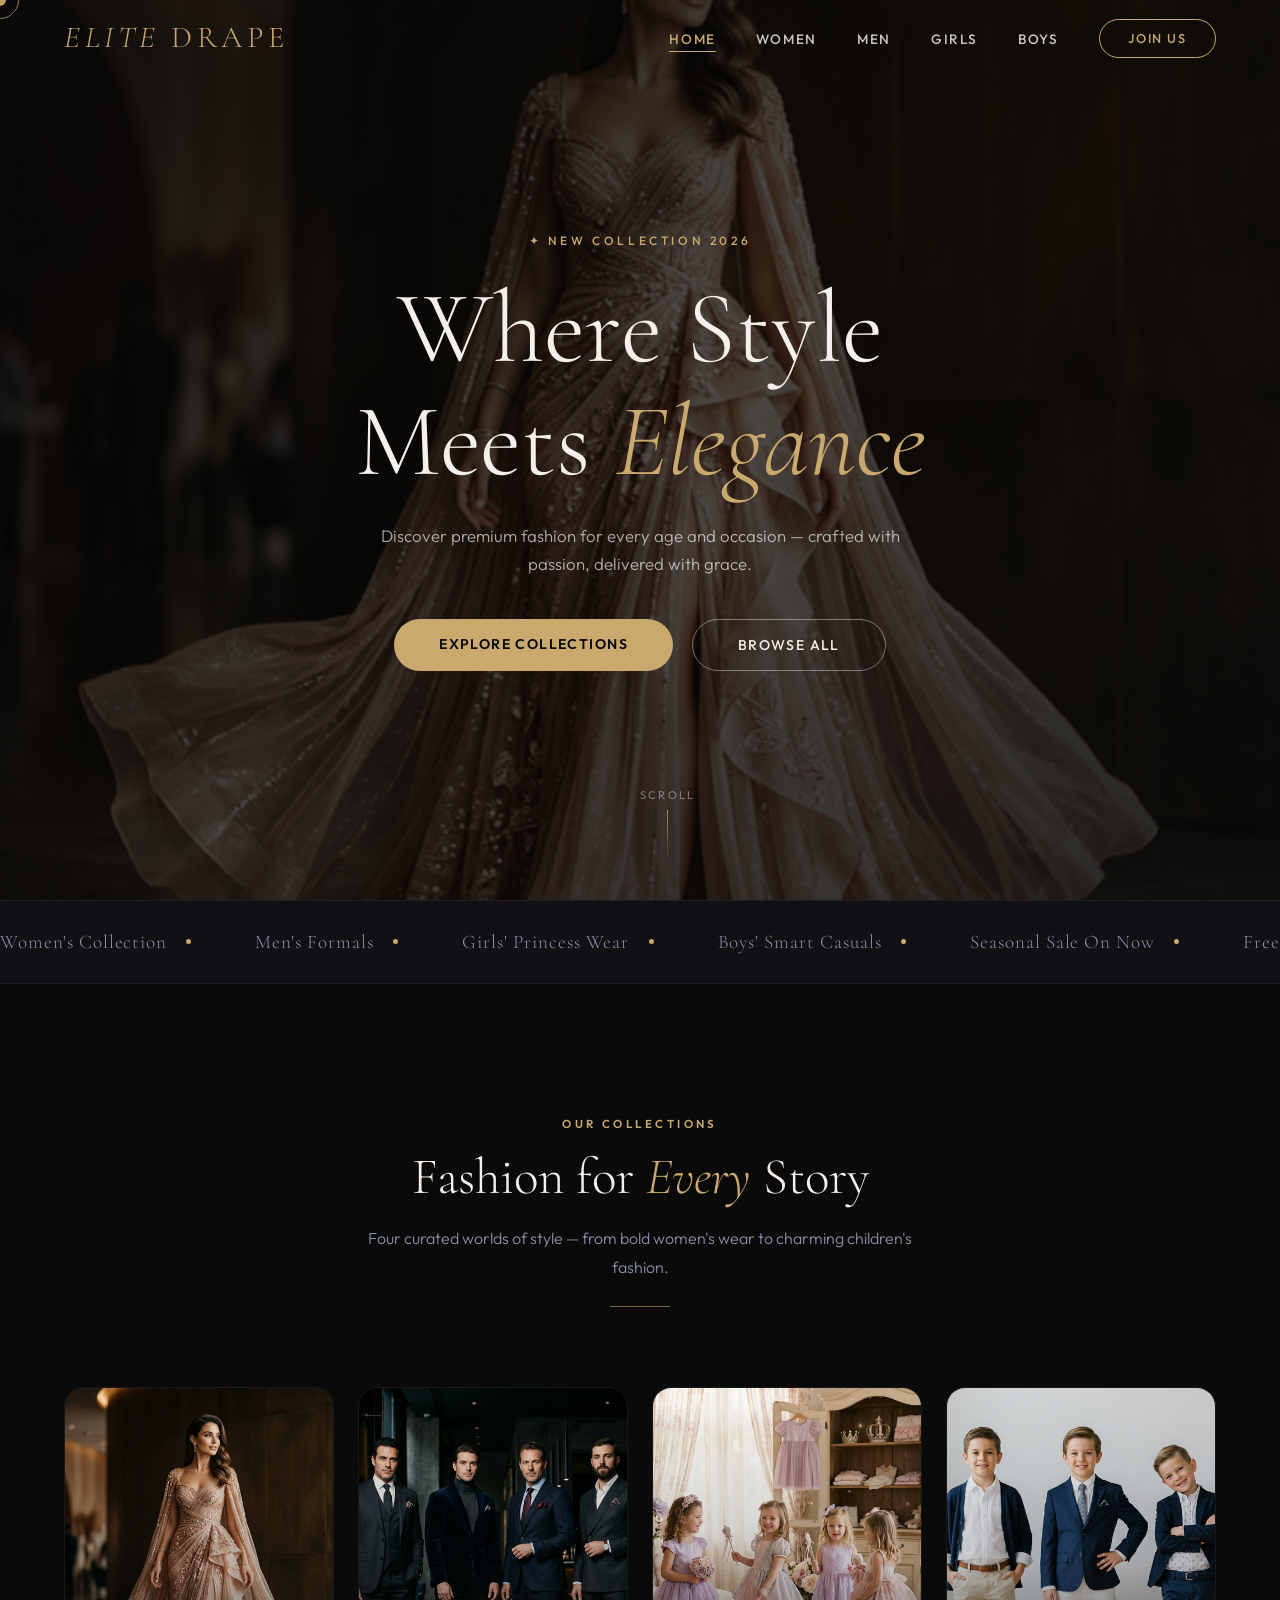
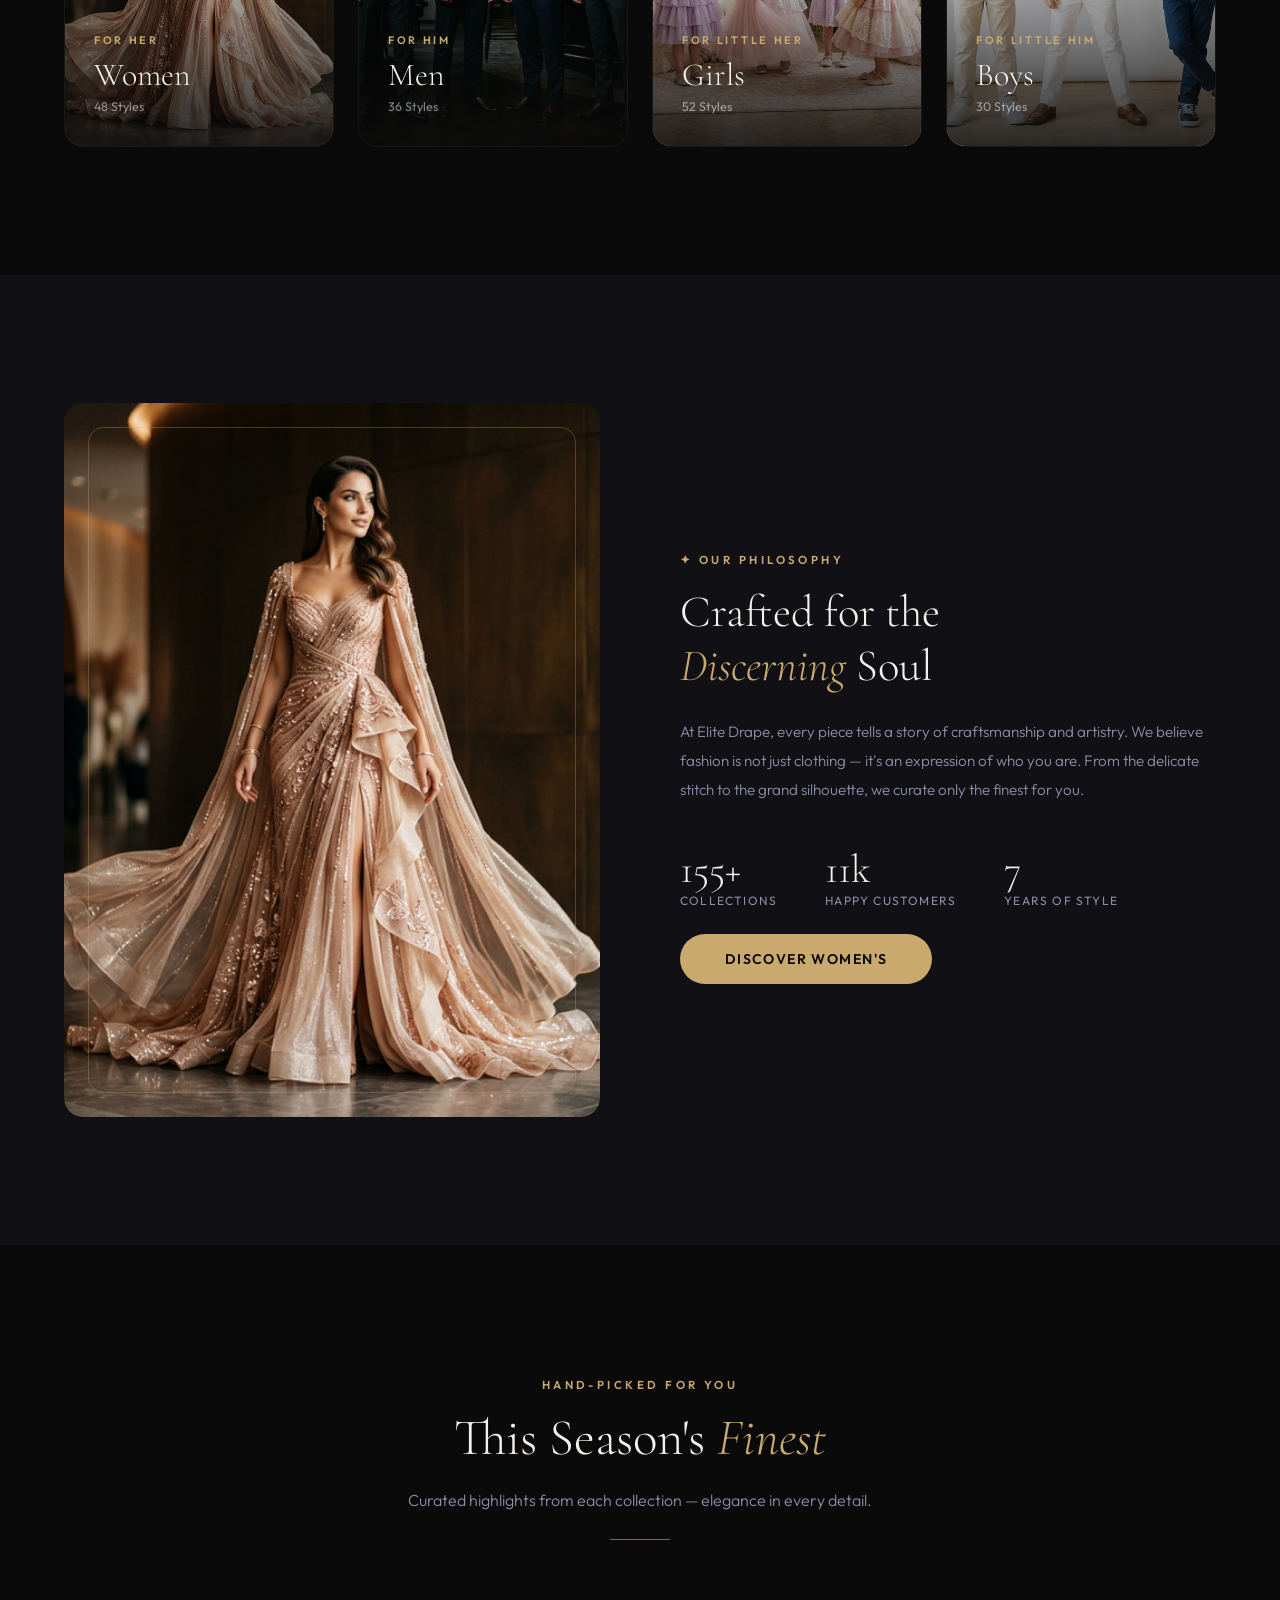
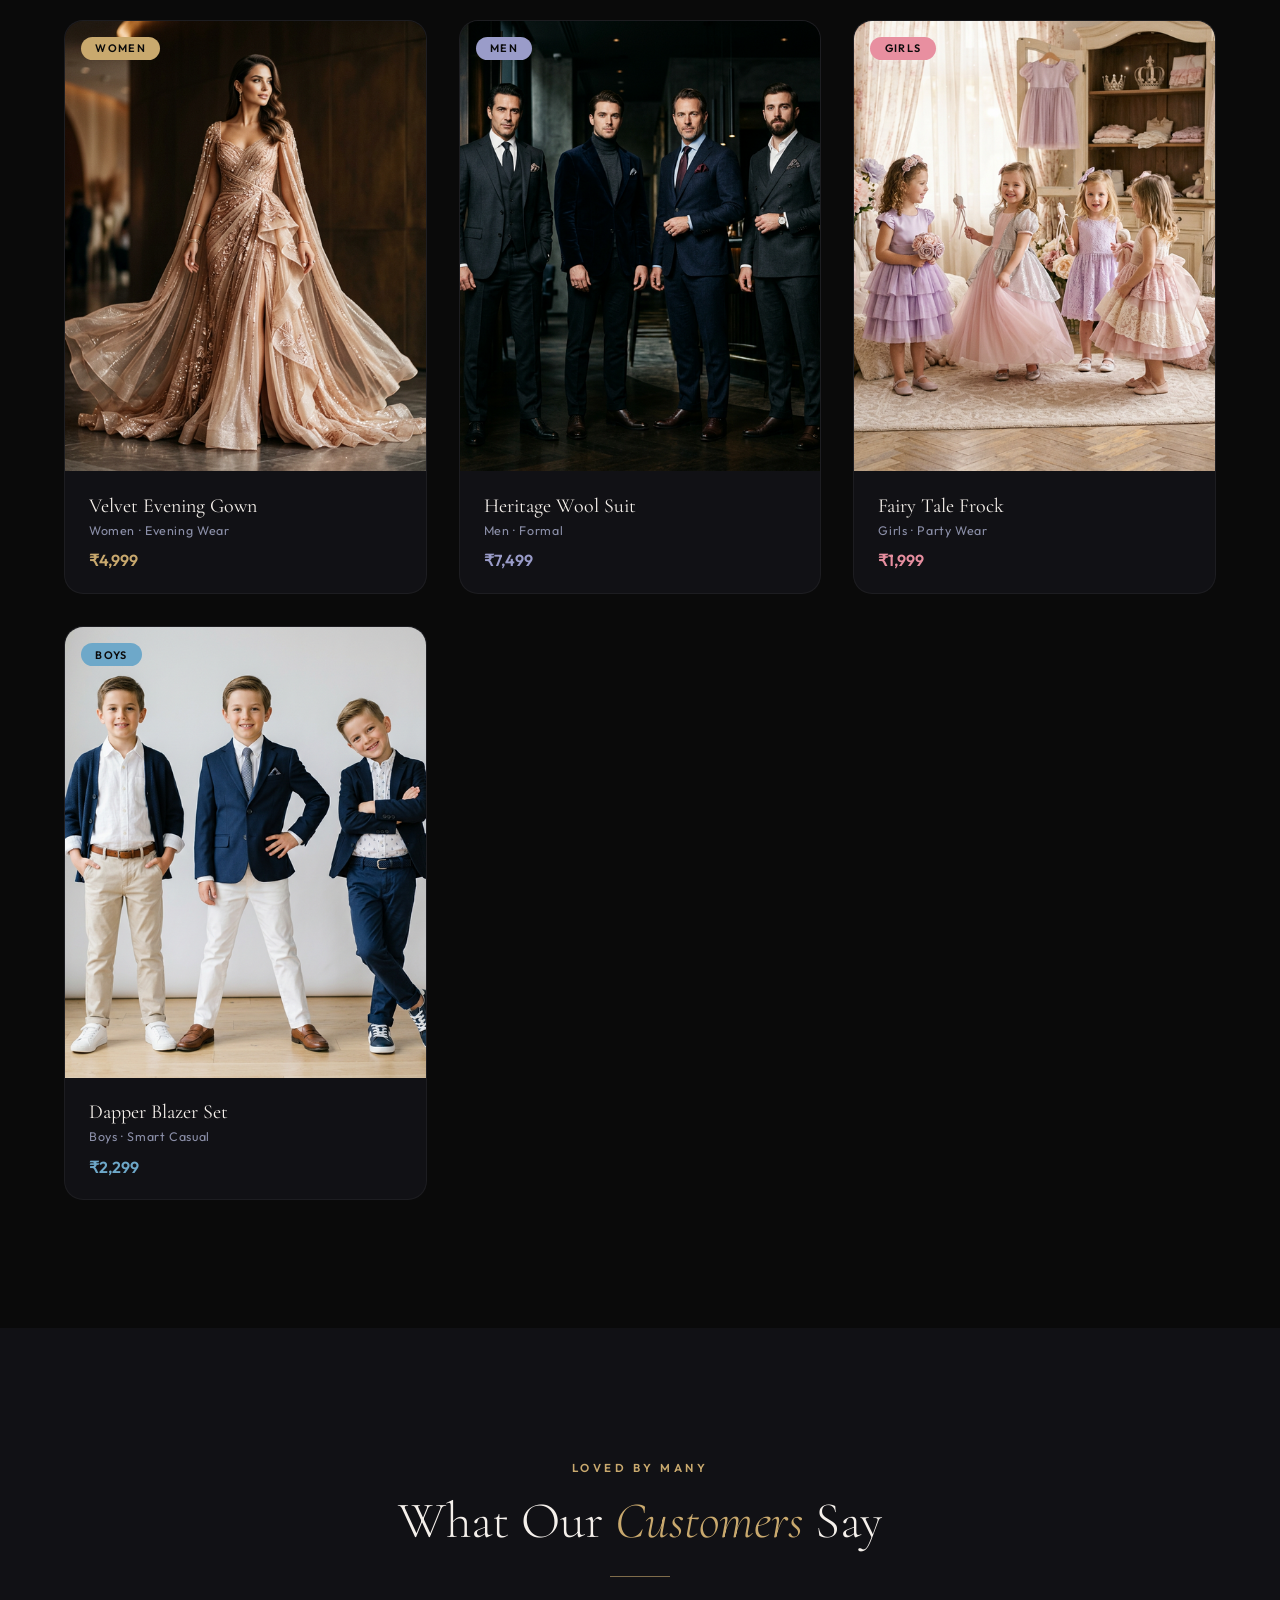
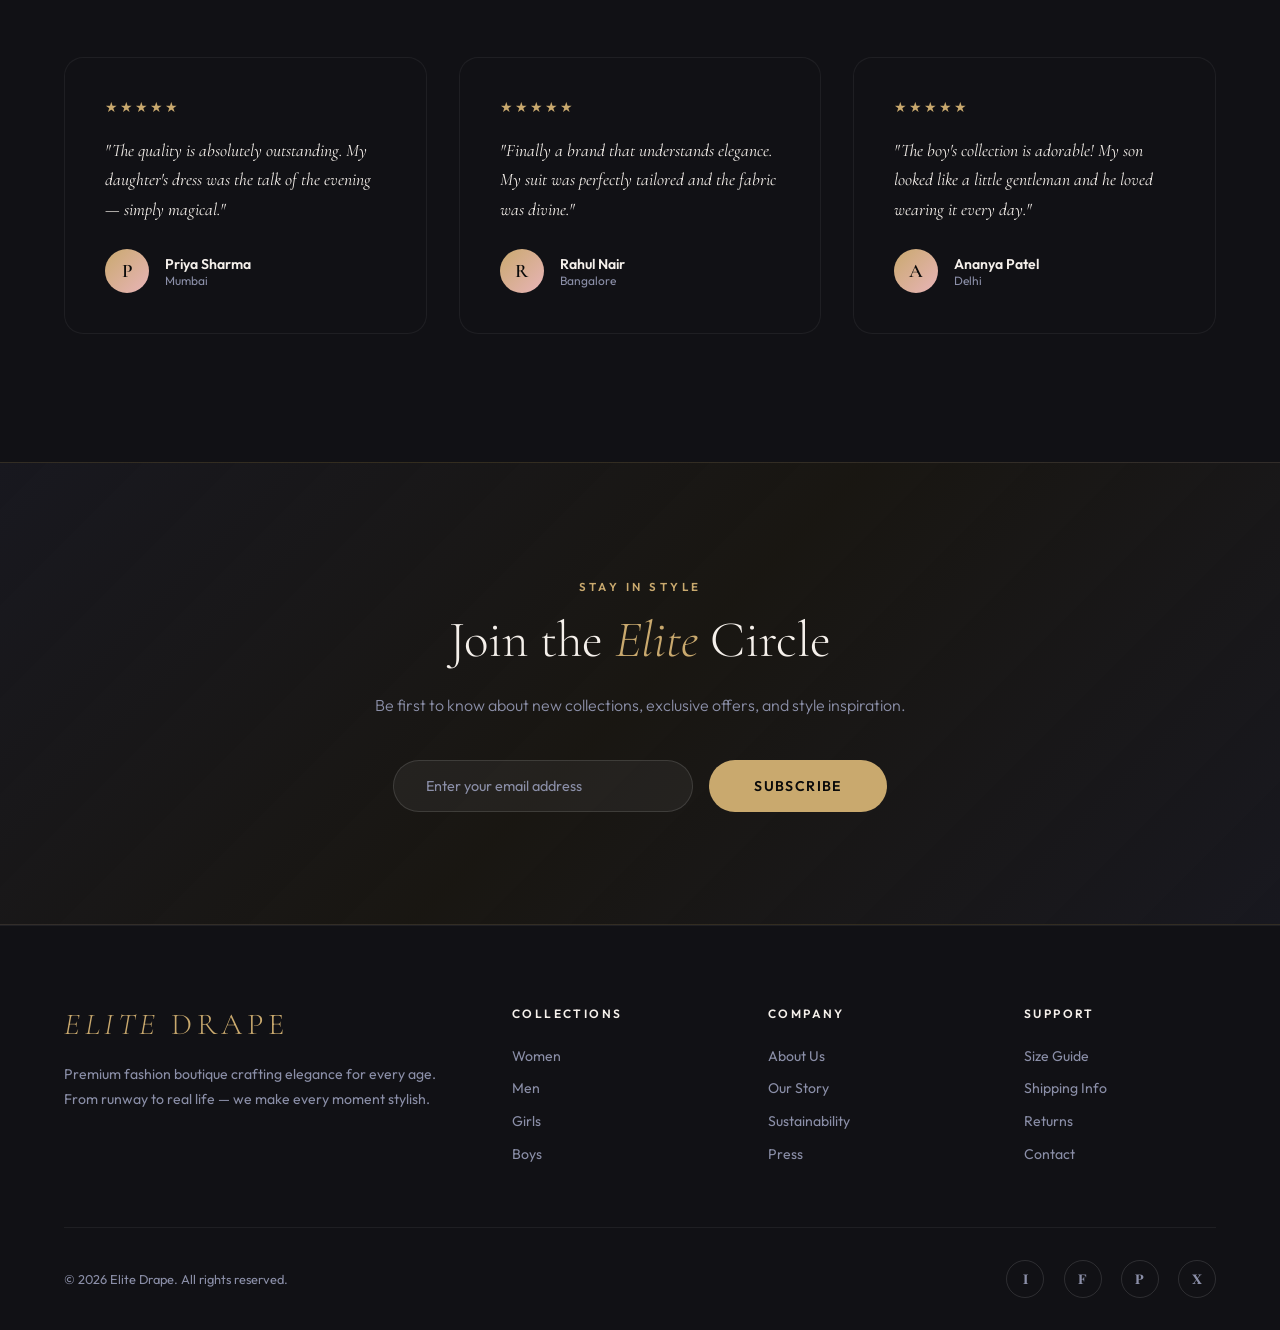
<file: fashion-boutique/index.html>
<!DOCTYPE html>
<html lang="en">

<head>
  <meta charset="UTF-8" />
  <meta name="viewport" content="width=device-width, initial-scale=1.0" />
  <title>ELITE DRAPE — Luxury Fashion Boutique </title>
  <meta name="description"
    content="Elite Drape — Premium fashion for Women, Men, Girls and Boys. Discover stunning collections crafted with elegance." />
  <link rel="stylesheet" href="style.css" />
</head>

<body>

  <!-- Loader -->
  <div class="loader" id="loader">
    <div class="loader-logo"><em>Elite</em> Drape</div>
    <div class="loader-bar-wrap">
      <div class="loader-bar"></div>
    </div>
  </div>

  <!-- Page Transition -->
  <div class="page-transition"></div>

  <!-- Custom Cursor -->
  <div class="cursor"></div>
  <div class="cursor-ring"></div>

  <!-- ── NAVBAR ── -->
  <nav class="navbar" id="navbar">
    <a href="index.html" class="nav-logo"><em>Elite</em> Drape</a>
    <ul class="nav-links" id="navLinks">
      <li><a href="index.html">Home</a></li>
      <li><a href="women.html">Women</a></li>
      <li><a href="men.html">Men</a></li>
      <li><a href="girls.html">Girls</a></li>
      <li><a href="boys.html">Boys</a></li>
      <li><a href="#newsletter" class="nav-cta">Join Us</a></li>
    </ul>
    <div class="hamburger" id="hamburger">
      <span></span><span></span><span></span>
    </div>
  </nav>

  <!-- ── HERO ── -->
  <section class="hero" id="home">
    <div class="hero-bg" style="background-image: url('images/hero_women_1772987467261.png');"></div>
    <div class="hero-overlay"></div>
    <div class="hero-content">
      <span class="hero-label">✦ New Collection 2026</span>
      <h1 class="hero-title">Where Style<br>Meets <em>Elegance</em></h1>
      <p class="hero-subtitle">Discover premium fashion for every age and occasion — crafted with passion, delivered
        with grace.</p>
      <div class="hero-actions">
        <a href="women.html" class="btn-primary">Explore Collections</a>
        <a href="#categories" class="btn-outline">Browse All</a>
      </div>
    </div>
    <div class="hero-scroll-hint">
      <span>Scroll</span>
      <div class="scroll-line"></div>
    </div>
  </section>

  <!-- ── MARQUEE ── -->
  <div class="marquee-section">
    <div class="marquee-track" id="marquee">
      <div class="marquee-item">Women's Collection <span class="marquee-dot"></span></div>
      <div class="marquee-item">Men's Formals <span class="marquee-dot"></span></div>
      <div class="marquee-item">Girls' Princess Wear <span class="marquee-dot"></span></div>
      <div class="marquee-item">Boys' Smart Casuals <span class="marquee-dot"></span></div>
      <div class="marquee-item">Seasonal Sale On Now <span class="marquee-dot"></span></div>
      <div class="marquee-item">Free Shipping Over ₹999 <span class="marquee-dot"></span></div>
      <div class="marquee-item">Women's Collection <span class="marquee-dot"></span></div>
      <div class="marquee-item">Men's Formals <span class="marquee-dot"></span></div>
      <div class="marquee-item">Girls' Princess Wear <span class="marquee-dot"></span></div>
      <div class="marquee-item">Boys' Smart Casuals <span class="marquee-dot"></span></div>
      <div class="marquee-item">Seasonal Sale On Now <span class="marquee-dot"></span></div>
      <div class="marquee-item">Free Shipping Over ₹999 <span class="marquee-dot"></span></div>
    </div>
  </div>

  <!-- ── CATEGORIES ── -->
  <section class="section" id="categories">
    <div class="container">
      <div class="section-header reveal">
        <span class="section-tag">Our Collections</span>
        <h2 class="section-title">Fashion for <em>Every</em> Story</h2>
        <p class="section-desc">Four curated worlds of style — from bold women's wear to charming children's fashion.
        </p>
        <div class="divider"></div>
      </div>
      <div class="categories-grid">
        <a href="women.html" class="category-card reveal reveal-delay-1">
          <img src="images/hero_women_1772987467261.png" alt="Women's Collection" />
          <div class="category-card-overlay">
            <span class="category-card-label">For Her</span>
            <h3 class="category-card-name">Women</h3>
            <p class="category-card-count">48 Styles</p>
          </div>
          <div class="category-card-arrow">→</div>
        </a>
        <a href="men.html" class="category-card reveal reveal-delay-2">
          <img src="images/hero_men_1772987524815.png" alt="Men's Collection" />
          <div class="category-card-overlay">
            <span class="category-card-label">For Him</span>
            <h3 class="category-card-name">Men</h3>
            <p class="category-card-count">36 Styles</p>
          </div>
          <div class="category-card-arrow">→</div>
        </a>
        <a href="girls.html" class="category-card reveal reveal-delay-3">
          <img src="images/hero_girls_1772987487366.png" alt="Girls' Collection" />
          <div class="category-card-overlay">
            <span class="category-card-label">For Little Her</span>
            <h3 class="category-card-name">Girls</h3>
            <p class="category-card-count">52 Styles</p>
          </div>
          <div class="category-card-arrow">→</div>
        </a>
        <a href="boys.html" class="category-card reveal reveal-delay-4">
          <img src="images/hero_boys_1772987503543.png" alt="Boys' Collection" />
          <div class="category-card-overlay">
            <span class="category-card-label">For Little Him</span>
            <h3 class="category-card-name">Boys</h3>
            <p class="category-card-count">30 Styles</p>
          </div>
          <div class="category-card-arrow">→</div>
        </a>
      </div>
    </div>
  </section>

  <!-- ── FEATURE / STORY ── -->
  <section class="section" style="background: var(--clr-surface);">
    <div class="container">
      <div class="feature-section">
        <div class="feature-img-wrap reveal">
          <img src="images/hero_women_1772987467261.png" alt="Our Story" />
          <div class="feature-img-frame"></div>
        </div>
        <div class="feature-content reveal reveal-delay-2">
          <p class="feature-tag">✦ Our Philosophy</p>
          <h2 class="feature-title">Crafted for the<br><em>Discerning</em> Soul</h2>
          <p class="feature-desc">At Elite Drape, every piece tells a story of craftsmanship and artistry. We believe
            fashion is not just clothing — it's an expression of who you are. From the delicate stitch to the grand
            silhouette, we curate only the finest for you.</p>
          <div class="feature-stats">
            <div>
              <div class="stat-num"><span class="count-up" data-count="166" data-suffix="+">0+</span></div>
              <div class="stat-label">Collections</div>
            </div>
            <div>
              <div class="stat-num"><span class="count-up" data-count="12" data-suffix="k">0k</span></div>
              <div class="stat-label">Happy Customers</div>
            </div>
            <div>
              <div class="stat-num"><span class="count-up" data-count="8" data-suffix="">0</span></div>
              <div class="stat-label">Years of Style</div>
            </div>
          </div>
          <a href="women.html" class="btn-primary">Discover Women's</a>
        </div>
      </div>
    </div>
  </section>

  <!-- ── FEATURED PRODUCTS ── -->
  <section class="section" id="featured">
    <div class="container">
      <div class="section-header reveal">
        <span class="section-tag">Hand-Picked For You</span>
        <h2 class="section-title">This Season's <em>Finest</em></h2>
        <p class="section-desc">Curated highlights from each collection — elegance in every detail.</p>
        <div class="divider"></div>
      </div>
      <div class="products-grid">
        <!-- Women -->
        <div class="product-card reveal reveal-delay-1">
          <div class="product-img-wrap">
            <img src="images/hero_women_1772987467261.png" alt="Evening Gown" />
            <span class="product-badge">Women</span>
            <div class="product-overlay">
              <div class="product-overlay-btn">View Details</div>
            </div>
          </div>
          <div class="product-info">
            <h3 class="product-name">Velvet Evening Gown</h3>
            <p class="product-meta">Women · Evening Wear</p>
            <p class="product-price">₹4,999</p>
          </div>
        </div>
        <!-- Men -->
        <div class="product-card reveal reveal-delay-2">
          <div class="product-img-wrap">
            <img src="images/hero_men_1772987524815.png" alt="Classic Suit" />
            <span class="product-badge" style="background: var(--men-accent)">Men</span>
            <div class="product-overlay">
              <div class="product-overlay-btn">View Details</div>
            </div>
          </div>
          <div class="product-info">
            <h3 class="product-name">Heritage Wool Suit</h3>
            <p class="product-meta">Men · Formal</p>
            <p class="product-price" style="color: var(--men-accent)">₹7,499</p>
          </div>
        </div>
        <!-- Girls -->
        <div class="product-card reveal reveal-delay-3">
          <div class="product-img-wrap">
            <img src="images/hero_girls_1772987487366.png" alt="Princess Dress" />
            <span class="product-badge" style="background: var(--girls-accent)">Girls</span>
            <div class="product-overlay">
              <div class="product-overlay-btn">View Details</div>
            </div>
          </div>
          <div class="product-info">
            <h3 class="product-name">Fairy Tale Frock</h3>
            <p class="product-meta">Girls · Party Wear</p>
            <p class="product-price" style="color: var(--girls-accent)">₹1,999</p>
          </div>
        </div>
        <!-- Boys -->
        <div class="product-card reveal reveal-delay-4">
          <div class="product-img-wrap">
            <img src="images/hero_boys_1772987503543.png" alt="Boys Blazer" />
            <span class="product-badge" style="background: var(--boys-accent)">Boys</span>
            <div class="product-overlay">
              <div class="product-overlay-btn">View Details</div>
            </div>
          </div>
          <div class="product-info">
            <h3 class="product-name">Dapper Blazer Set</h3>
            <p class="product-meta">Boys · Smart Casual</p>
            <p class="product-price" style="color: var(--boys-accent)">₹2,299</p>
          </div>
        </div>
      </div>
    </div>
  </section>

  <!-- ── TESTIMONIALS ── -->
  <section class="section" style="background: var(--clr-surface);">
    <div class="container">
      <div class="section-header reveal">
        <span class="section-tag">Loved By Many</span>
        <h2 class="section-title">What Our <em>Customers</em> Say</h2>
        <div class="divider"></div>
      </div>
      <div class="testimonials-grid">
        <div class="testimonial-card reveal reveal-delay-1">
          <div class="testimonial-stars">★★★★★</div>
          <p class="testimonial-text">"The quality is absolutely outstanding. My daughter's dress was the talk of the
            evening — simply magical."</p>
          <div class="testimonial-author">
            <div class="testimonial-avatar">P</div>
            <div>
              <div class="testimonial-name">Priya Sharma</div>
              <div class="testimonial-role">Mumbai</div>
            </div>
          </div>
        </div>
        <div class="testimonial-card reveal reveal-delay-2">
          <div class="testimonial-stars">★★★★★</div>
          <p class="testimonial-text">"Finally a brand that understands elegance. My suit was perfectly tailored and the
            fabric was divine."</p>
          <div class="testimonial-author">
            <div class="testimonial-avatar">R</div>
            <div>
              <div class="testimonial-name">Rahul Nair</div>
              <div class="testimonial-role">Bangalore</div>
            </div>
          </div>
        </div>
        <div class="testimonial-card reveal reveal-delay-3">
          <div class="testimonial-stars">★★★★★</div>
          <p class="testimonial-text">"The boy's collection is adorable! My son looked like a little gentleman and he
            loved wearing it every day."</p>
          <div class="testimonial-author">
            <div class="testimonial-avatar">A</div>
            <div>
              <div class="testimonial-name">Ananya Patel</div>
              <div class="testimonial-role">Delhi</div>
            </div>
          </div>
        </div>
      </div>
    </div>
  </section>

  <!-- ── NEWSLETTER ── -->
  <section class="cta-section" id="newsletter">
    <div class="container">
      <div class="reveal">
        <span class="section-tag">Stay In Style</span>
        <h2 class="section-title">Join the <em>Elite</em> Circle</h2>
        <p class="section-desc">Be first to know about new collections, exclusive offers, and style inspiration.</p>
        <form class="cta-form" onsubmit="return false;">
          <input type="email" placeholder="Enter your email address" id="emailInput" />
          <button type="submit" class="btn-primary">Subscribe</button>
        </form>
      </div>
    </div>
  </section>

  <!-- ── FOOTER ── -->
  <footer>
    <div class="container">
      <div class="footer-grid">
        <div class="footer-brand">
          <span class="nav-logo"><em>Elite</em> Drape</span>
          <p class="footer-about">Premium fashion boutique crafting elegance for every age. From runway to real life —
            we make every moment stylish.</p>
        </div>
        <div class="footer-col">
          <h4>Collections</h4>
          <ul>
            <li><a href="women.html">Women</a></li>
            <li><a href="men.html">Men</a></li>
            <li><a href="girls.html">Girls</a></li>
            <li><a href="boys.html">Boys</a></li>
          </ul>
        </div>
        <div class="footer-col">
          <h4>Company</h4>
          <ul>
            <li><a href="#">About Us</a></li>
            <li><a href="#">Our Story</a></li>
            <li><a href="#">Sustainability</a></li>
            <li><a href="#">Press</a></li>
          </ul>
        </div>
        <div class="footer-col">
          <h4>Support</h4>
          <ul>
            <li><a href="#">Size Guide</a></li>
            <li><a href="#">Shipping Info</a></li>
            <li><a href="#">Returns</a></li>
            <li><a href="#">Contact</a></li>
          </ul>
        </div>
      </div>
      <div class="footer-bottom">
        <p>© 2026 Elite Drape. All rights reserved.</p>
        <div class="social-links">
          <a href="#" title="Instagram">𝐈</a>
          <a href="#" title="Facebook">𝐅</a>
          <a href="#" title="Pinterest">𝐏</a>
          <a href="#" title="Twitter">𝐗</a>
        </div>
      </div>
    </div>
  </footer>

  <script src="main.js"></script>
</body>

</html>
</file>
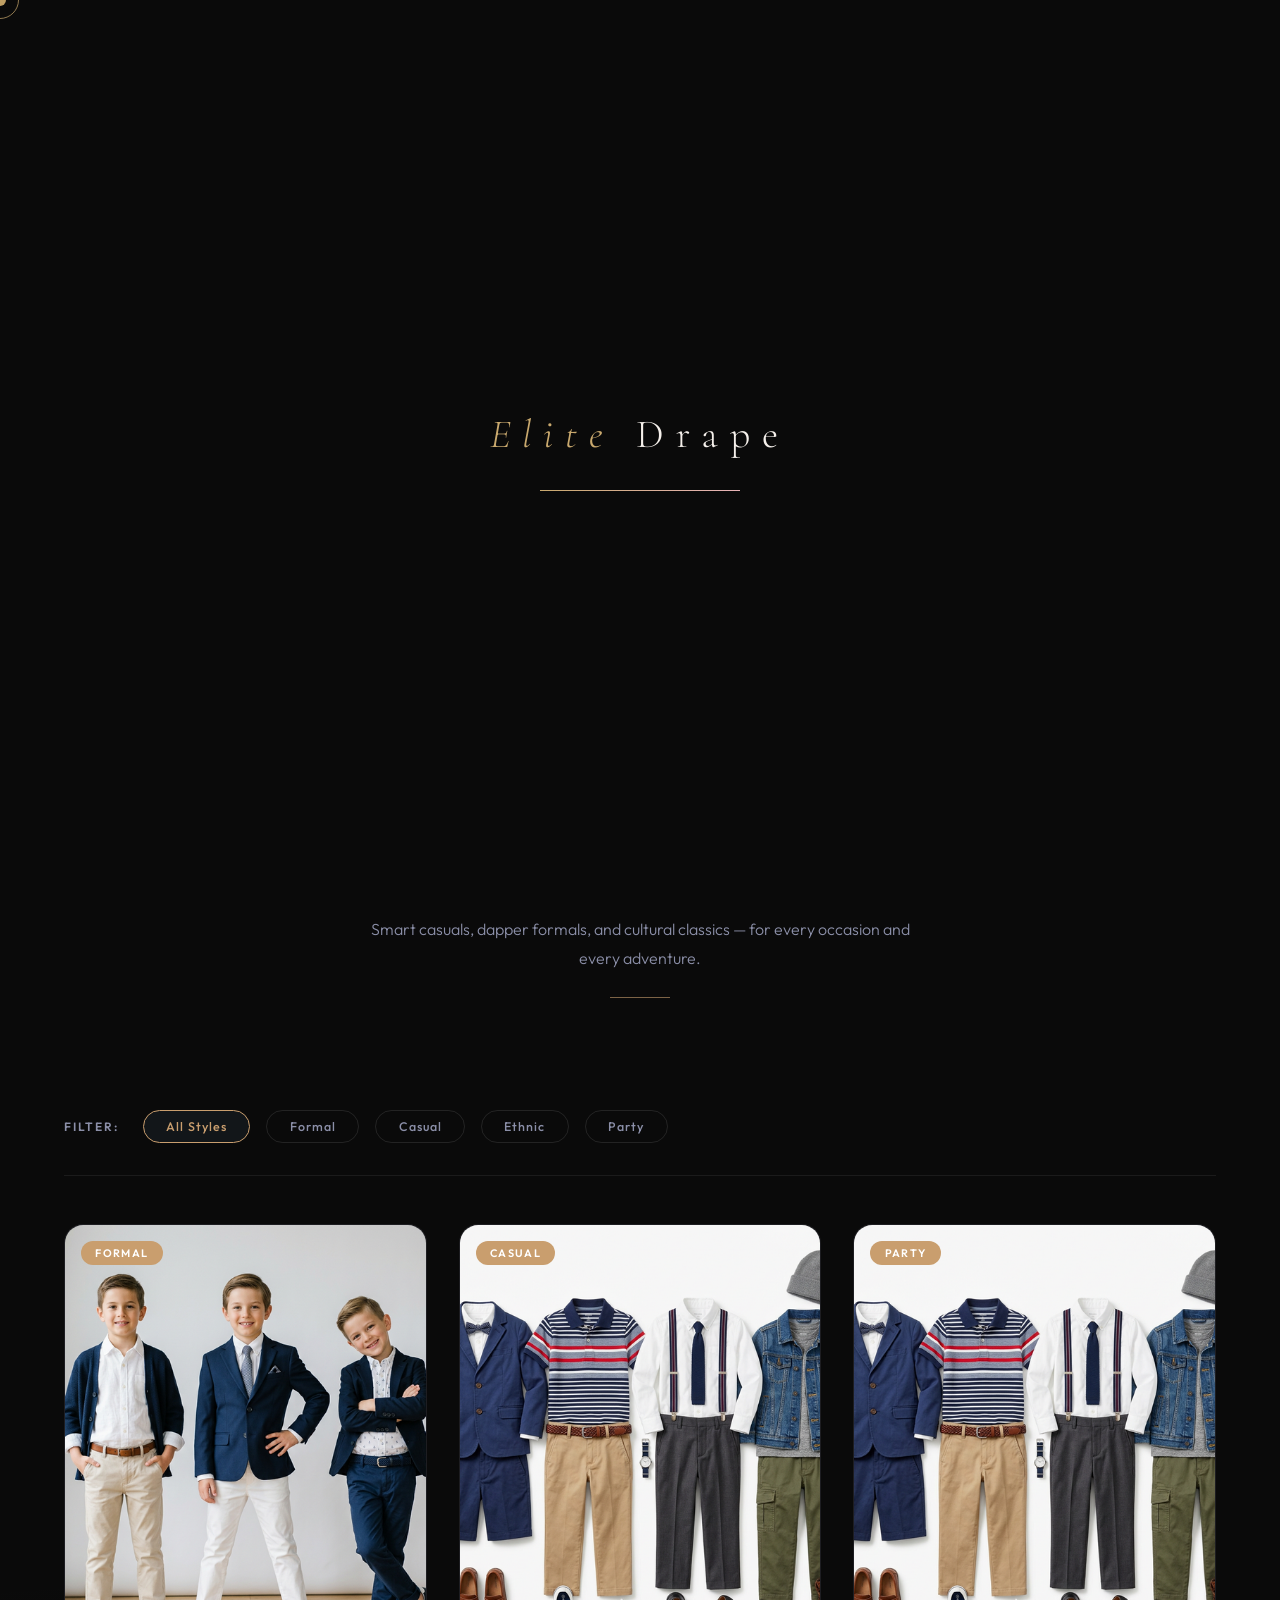
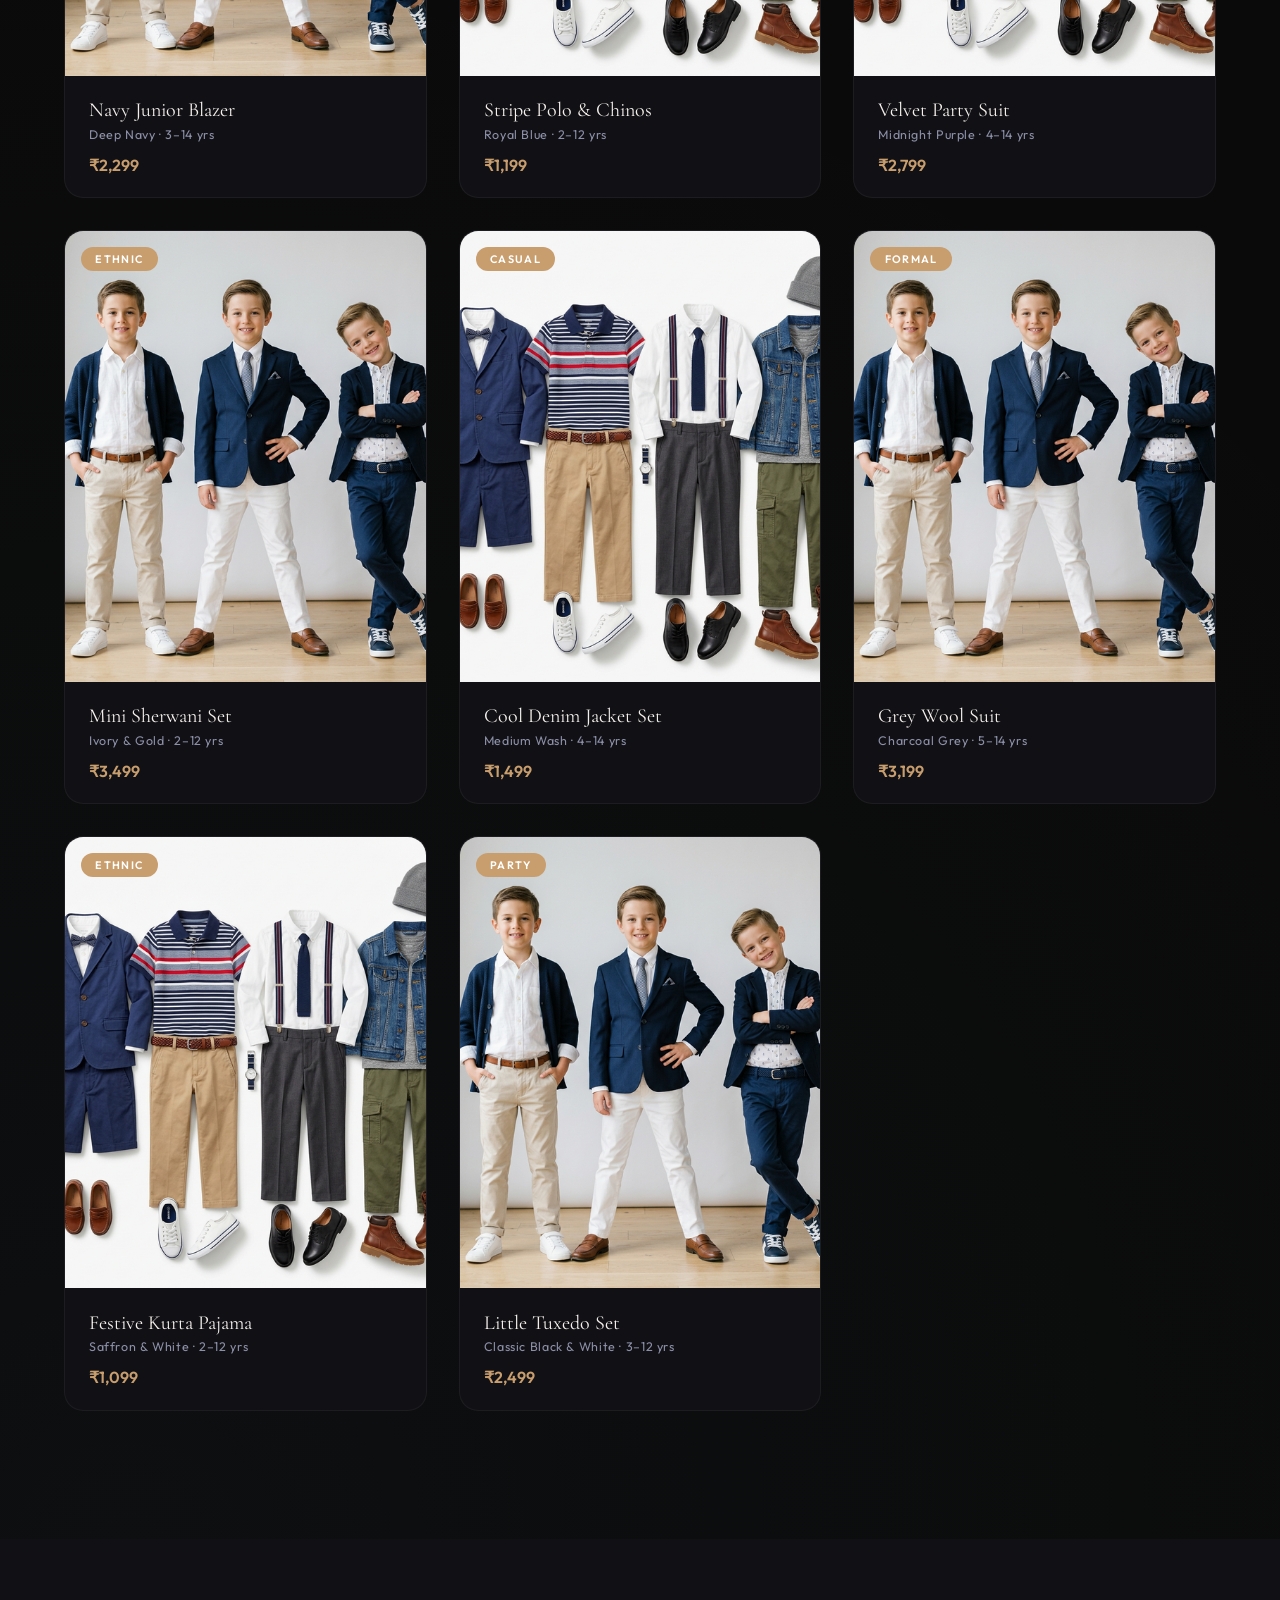
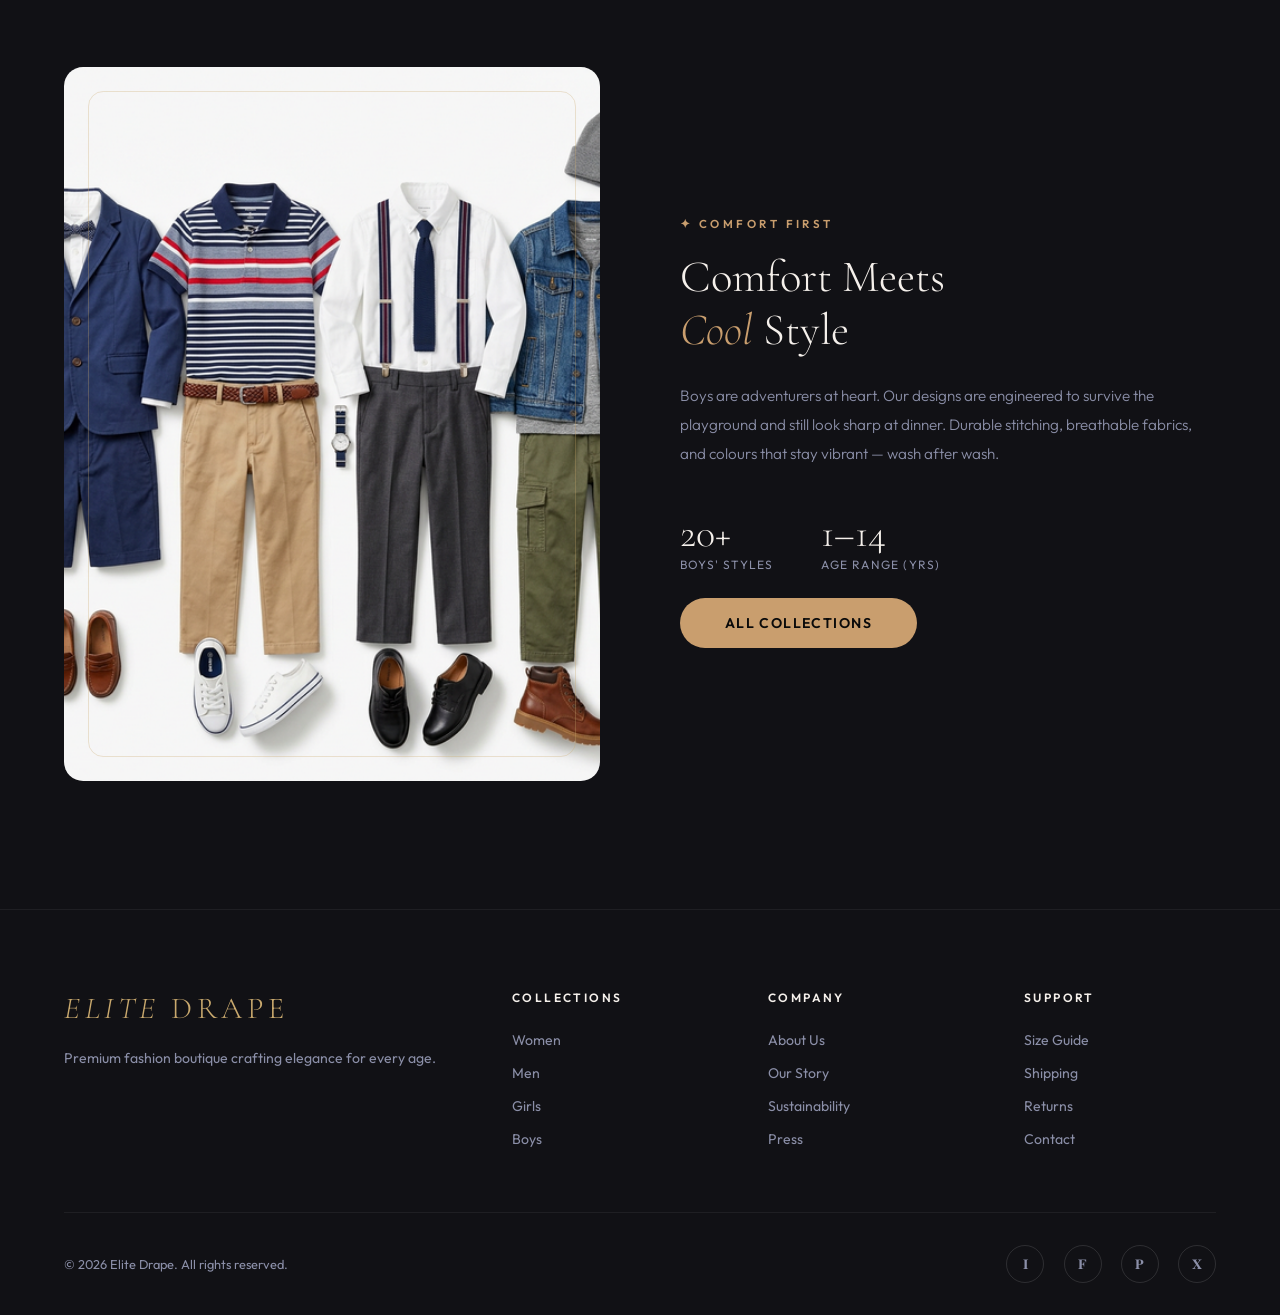
<file: fashion-boutique/boys.html>
<!DOCTYPE html>
<html lang="en">

<head>
    <meta charset="UTF-8" />
    <meta name="viewport" content="width=device-width, initial-scale=1.0" />
    <title>Boys' Collection — Elite Drape</title>
    <meta name="description"
        content="Elite Drape Boys' Collection — blazers, smart casuals, ethnic wear, and more for stylish boys." />
    <link rel="stylesheet" href="style.css" />
    <style>
        :root {
            --accent: #c99e6e;
        }

        .section-tag,
        .feature-tag,
        .page-hero-breadcrumb,
        .product-badge,
        .product-price {
            color: var(--accent) !important;
        }

        .product-badge {
            background: var(--accent) !important;
            color: #fff !important;
        }

        .divider {
            background: var(--accent) !important;
        }

        .filter-btn.active,
        .filter-btn:hover {
            color: var(--accent);
            border-color: var(--accent);
            background: rgba(110, 168, 201, 0.08);
        }

        .btn-primary {
            background: var(--accent) !important;
        }

        .btn-primary:hover {
            background: #90c0d8 !important;
            box-shadow: 0 15px 40px rgba(110, 168, 201, 0.4) !important;
        }

        .nav-cta {
            color: var(--clr-gold) !important;
            border-color: var(--clr-gold) !important;
        }

        .nav-links a.active {
            color: var(--accent);
        }

        .nav-links a.active::after {
            background: var(--accent);
        }

        body {
            background-image: radial-gradient(circle at 10% 70%, rgba(110, 168, 201, 0.03) 0%, transparent 50%);
        }
    </style>
</head>

<body>

    <div class="loader">
        <div class="loader-logo"><em>Elite</em> Drape</div>
        <div class="loader-bar-wrap">
            <div class="loader-bar"></div>
        </div>
    </div>
    <div class="page-transition"></div>
    <div class="cursor"></div>
    <div class="cursor-ring"></div>

    <!-- NAVBAR -->
    <nav class="navbar scrolled">
        <a href="index.html" class="nav-logo"><em>Elite</em> Drape</a>
        <ul class="nav-links" id="navLinks">
            <li><a href="index.html">Home</a></li>
            <li><a href="women.html">Women</a></li>
            <li><a href="men.html">Men</a></li>
            <li><a href="girls.html">Girls</a></li>
            <li><a href="boys.html" class="active">Boys</a></li>
            <li><a href="index.html#newsletter" class="nav-cta">Join Us</a></li>
        </ul>
        <div class="hamburger" id="hamburger"><span></span><span></span><span></span></div>
    </nav>

    <!-- PAGE HERO -->
    <section class="page-hero">
        <div class="page-hero-bg" style="background-image: url('images/hero_boys_1772987503543.png');"></div>
        <div class="page-hero-overlay"></div>
        <div class="container">
            <div class="page-hero-content">
                <p class="page-hero-breadcrumb">✦ For Little Him · Boys' Collection</p>
                <h1 class="page-hero-title">Born to Be<br><em>Dapper</em></h1>
                <p class="page-hero-subtitle">Smart, fun and comfortable outfits that keep up with every adventure —
                    dressed for greatness from day one.</p>
            </div>
        </div>
    </section>

    <!-- PRODUCTS SECTION -->
    <section class="section">
        <div class="container">
            <div class="section-header reveal">
                <span class="section-tag">Boys' Wear</span>
                <h2 class="section-title">The <em>Little</em> Gentleman's Edit</h2>
                <p class="section-desc">Smart casuals, dapper formals, and cultural classics — for every occasion and
                    every adventure.</p>
                <div class="divider"></div>
            </div>

            <div class="filter-bar reveal">
                <span class="filter-label">Filter:</span>
                <button class="filter-btn active" data-filter="all">All Styles</button>
                <button class="filter-btn" data-filter="formal">Formal</button>
                <button class="filter-btn" data-filter="casual">Casual</button>
                <button class="filter-btn" data-filter="ethnic">Ethnic</button>
                <button class="filter-btn" data-filter="party">Party</button>
            </div>

            <div class="products-grid">
                <div class="product-card reveal reveal-delay-1" data-category="formal">
                    <div class="product-img-wrap">
                        <img src="images/hero_boys_1772987503543.png" alt="Blazer Set" />
                        <span class="product-badge">Formal</span>
                        <div class="product-overlay">
                            <div class="product-overlay-btn">View Details</div>
                        </div>
                    </div>
                    <div class="product-info">
                        <h3 class="product-name">Navy Junior Blazer</h3>
                        <p class="product-meta">Deep Navy · 3–14 yrs</p>
                        <p class="product-price">₹2,299</p>
                    </div>
                </div>
                <div class="product-card reveal reveal-delay-2" data-category="casual">
                    <div class="product-img-wrap">
                        <img src="images/products_boys_1772987613464.png" alt="Polo Set" />
                        <span class="product-badge">Casual</span>
                        <div class="product-overlay">
                            <div class="product-overlay-btn">View Details</div>
                        </div>
                    </div>
                    <div class="product-info">
                        <h3 class="product-name">Stripe Polo & Chinos</h3>
                        <p class="product-meta">Royal Blue · 2–12 yrs</p>
                        <p class="product-price">₹1,199</p>
                    </div>
                </div>
                <div class="product-card reveal reveal-delay-3" data-category="party">
                    <div class="product-img-wrap">
                        <img src="images/products_boys_1772987613464.png" alt="Party Wear" />
                        <span class="product-badge">Party</span>
                        <div class="product-overlay">
                            <div class="product-overlay-btn">View Details</div>
                        </div>
                    </div>
                    <div class="product-info">
                        <h3 class="product-name">Velvet Party Suit</h3>
                        <p class="product-meta">Midnight Purple · 4–14 yrs</p>
                        <p class="product-price">₹2,799</p>
                    </div>
                </div>
                <div class="product-card reveal reveal-delay-4" data-category="ethnic">
                    <div class="product-img-wrap">
                        <img src="images/hero_boys_1772987503543.png" alt="Sherwani" />
                        <span class="product-badge">Ethnic</span>
                        <div class="product-overlay">
                            <div class="product-overlay-btn">View Details</div>
                        </div>
                    </div>
                    <div class="product-info">
                        <h3 class="product-name">Mini Sherwani Set</h3>
                        <p class="product-meta">Ivory & Gold · 2–12 yrs</p>
                        <p class="product-price">₹3,499</p>
                    </div>
                </div>
                <div class="product-card reveal reveal-delay-1" data-category="casual">
                    <div class="product-img-wrap">
                        <img src="images/products_boys_1772987613464.png" alt="Denim Set" />
                        <span class="product-badge">Casual</span>
                        <div class="product-overlay">
                            <div class="product-overlay-btn">View Details</div>
                        </div>
                    </div>
                    <div class="product-info">
                        <h3 class="product-name">Cool Denim Jacket Set</h3>
                        <p class="product-meta">Medium Wash · 4–14 yrs</p>
                        <p class="product-price">₹1,499</p>
                    </div>
                </div>
                <div class="product-card reveal reveal-delay-2" data-category="formal">
                    <div class="product-img-wrap">
                        <img src="images/hero_boys_1772987503543.png" alt="Suit" />
                        <span class="product-badge">Formal</span>
                        <div class="product-overlay">
                            <div class="product-overlay-btn">View Details</div>
                        </div>
                    </div>
                    <div class="product-info">
                        <h3 class="product-name">Grey Wool Suit</h3>
                        <p class="product-meta">Charcoal Grey · 5–14 yrs</p>
                        <p class="product-price">₹3,199</p>
                    </div>
                </div>
                <div class="product-card reveal reveal-delay-3" data-category="ethnic">
                    <div class="product-img-wrap">
                        <img src="images/products_boys_1772987613464.png" alt="Kurta" />
                        <span class="product-badge">Ethnic</span>
                        <div class="product-overlay">
                            <div class="product-overlay-btn">View Details</div>
                        </div>
                    </div>
                    <div class="product-info">
                        <h3 class="product-name">Festive Kurta Pajama</h3>
                        <p class="product-meta">Saffron & White · 2–12 yrs</p>
                        <p class="product-price">₹1,099</p>
                    </div>
                </div>
                <div class="product-card reveal reveal-delay-4" data-category="party">
                    <div class="product-img-wrap">
                        <img src="images/hero_boys_1772987503543.png" alt="Tuxedo" />
                        <span class="product-badge">Party</span>
                        <div class="product-overlay">
                            <div class="product-overlay-btn">View Details</div>
                        </div>
                    </div>
                    <div class="product-info">
                        <h3 class="product-name">Little Tuxedo Set</h3>
                        <p class="product-meta">Classic Black & White · 3–12 yrs</p>
                        <p class="product-price">₹2,499</p>
                    </div>
                </div>
            </div>
        </div>
    </section>

    <!-- FEATURE SECTION -->
    <section class="section" style="background: var(--clr-surface);">
        <div class="container">
            <div class="feature-section">
                <div class="feature-img-wrap reveal">
                    <img src="images/products_boys_1772987613464.png" alt="Boys' Craft" />
                    <div class="feature-img-frame"></div>
                </div>
                <div class="feature-content reveal reveal-delay-2">
                    <p class="feature-tag">✦ Comfort First</p>
                    <h2 class="feature-title">Comfort Meets<br><em>Cool</em> Style</h2>
                    <p class="feature-desc">Boys are adventurers at heart. Our designs are engineered to survive the
                        playground and still look sharp at dinner. Durable stitching, breathable fabrics, and colours
                        that stay vibrant — wash after wash.</p>
                    <div class="feature-stats">
                        <div>
                            <div class="stat-num"><span class="count-up" data-count="30" data-suffix="+">0+</span></div>
                            <div class="stat-label">Boys' Styles</div>
                        </div>
                        <div>
                            <div class="stat-num"><span class="count-up" data-count="2" data-suffix="–14">2</span></div>
                            <div class="stat-label">Age Range (yrs)</div>
                        </div>
                    </div>
                    <a href="index.html#categories" class="btn-primary">All Collections</a>
                </div>
            </div>
        </div>
    </section>

    <!-- FOOTER -->
    <footer>
        <div class="container">
            <div class="footer-grid">
                <div class="footer-brand">
                    <span class="nav-logo"><em>Elite</em> Drape</span>
                    <p class="footer-about">Premium fashion boutique crafting elegance for every age.</p>
                </div>
                <div class="footer-col">
                    <h4>Collections</h4>
                    <ul>
                        <li><a href="women.html">Women</a></li>
                        <li><a href="men.html">Men</a></li>
                        <li><a href="girls.html">Girls</a></li>
                        <li><a href="boys.html">Boys</a></li>
                    </ul>
                </div>
                <div class="footer-col">
                    <h4>Company</h4>
                    <ul>
                        <li><a href="#">About Us</a></li>
                        <li><a href="#">Our Story</a></li>
                        <li><a href="#">Sustainability</a></li>
                        <li><a href="#">Press</a></li>
                    </ul>
                </div>
                <div class="footer-col">
                    <h4>Support</h4>
                    <ul>
                        <li><a href="#">Size Guide</a></li>
                        <li><a href="#">Shipping</a></li>
                        <li><a href="#">Returns</a></li>
                        <li><a href="#">Contact</a></li>
                    </ul>
                </div>
            </div>
            <div class="footer-bottom">
                <p>© 2026 Elite Drape. All rights reserved.</p>
                <div class="social-links">
                    <a href="#">𝐈</a><a href="#">𝐅</a><a href="#">𝐏</a><a href="#">𝐗</a>
                </div>
            </div>
        </div>
    </footer>
    <script src="main.js"></script>
</body>

</html>
</file>
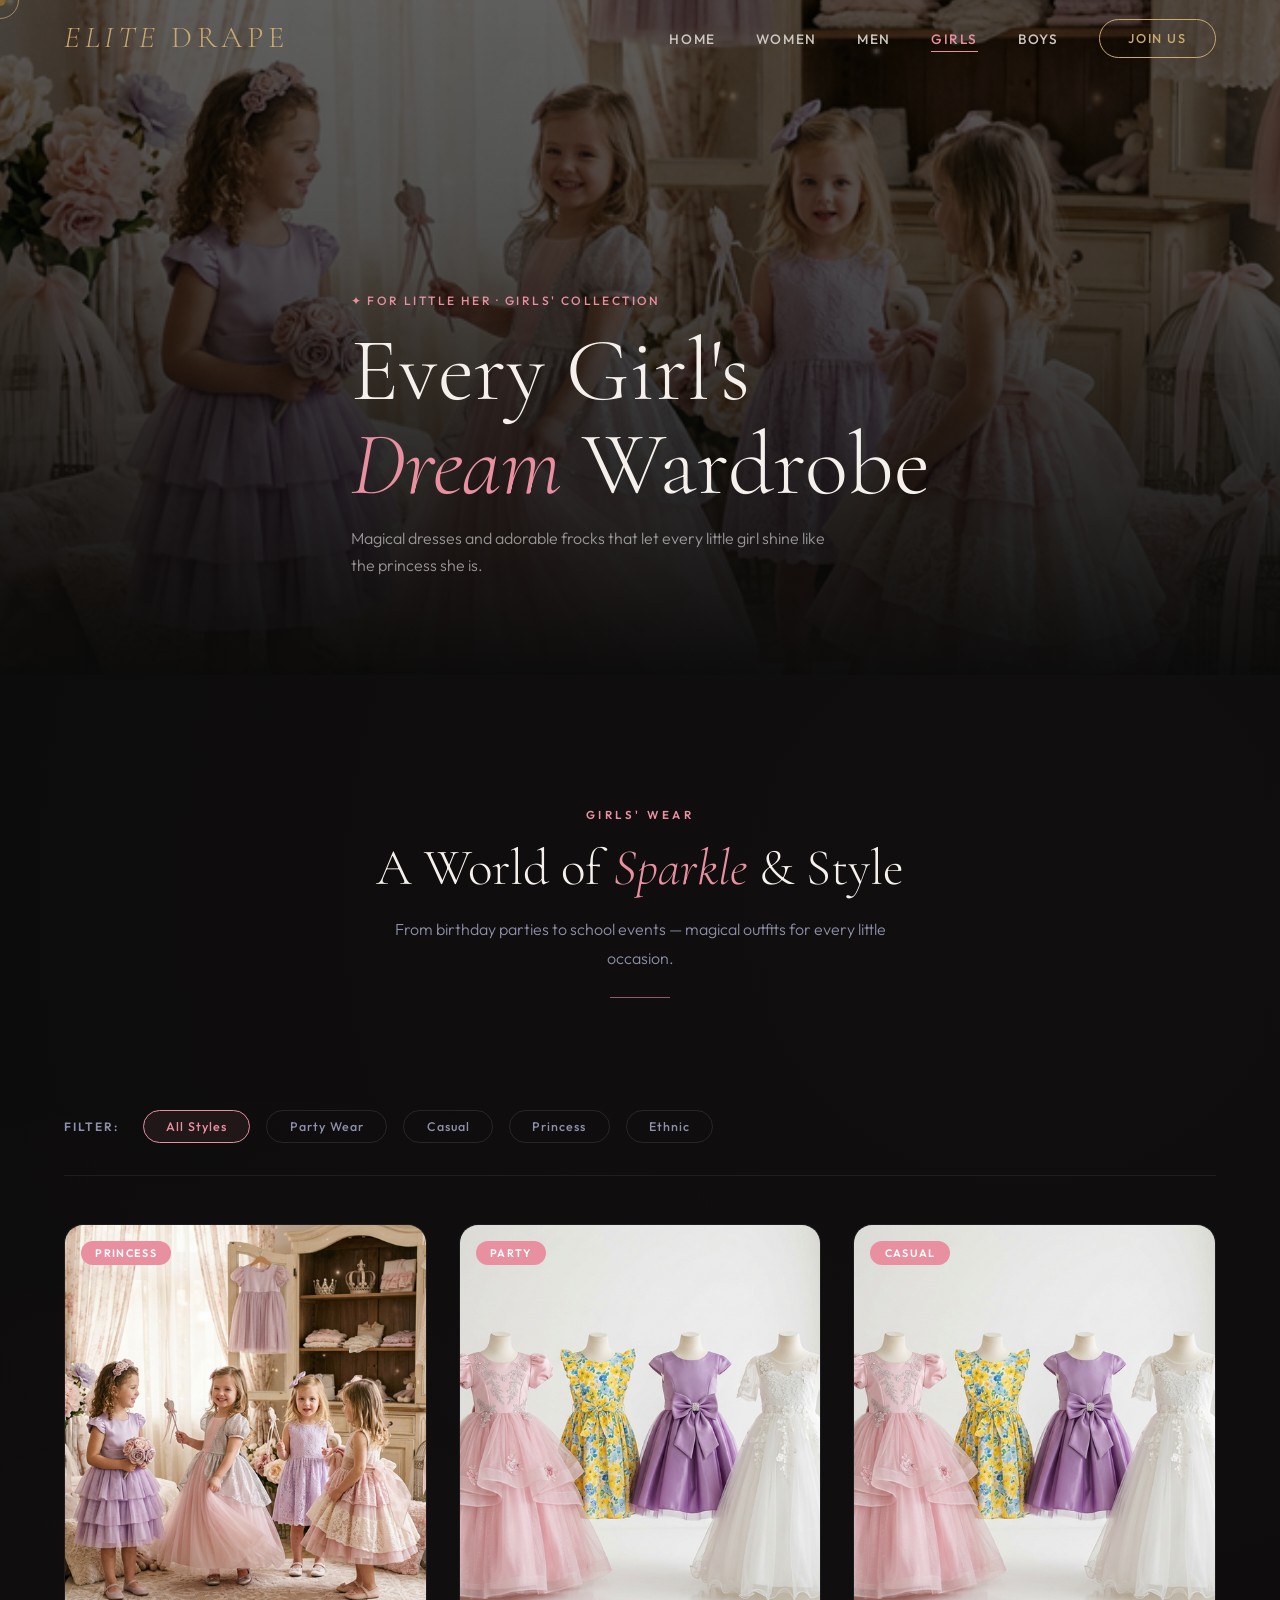
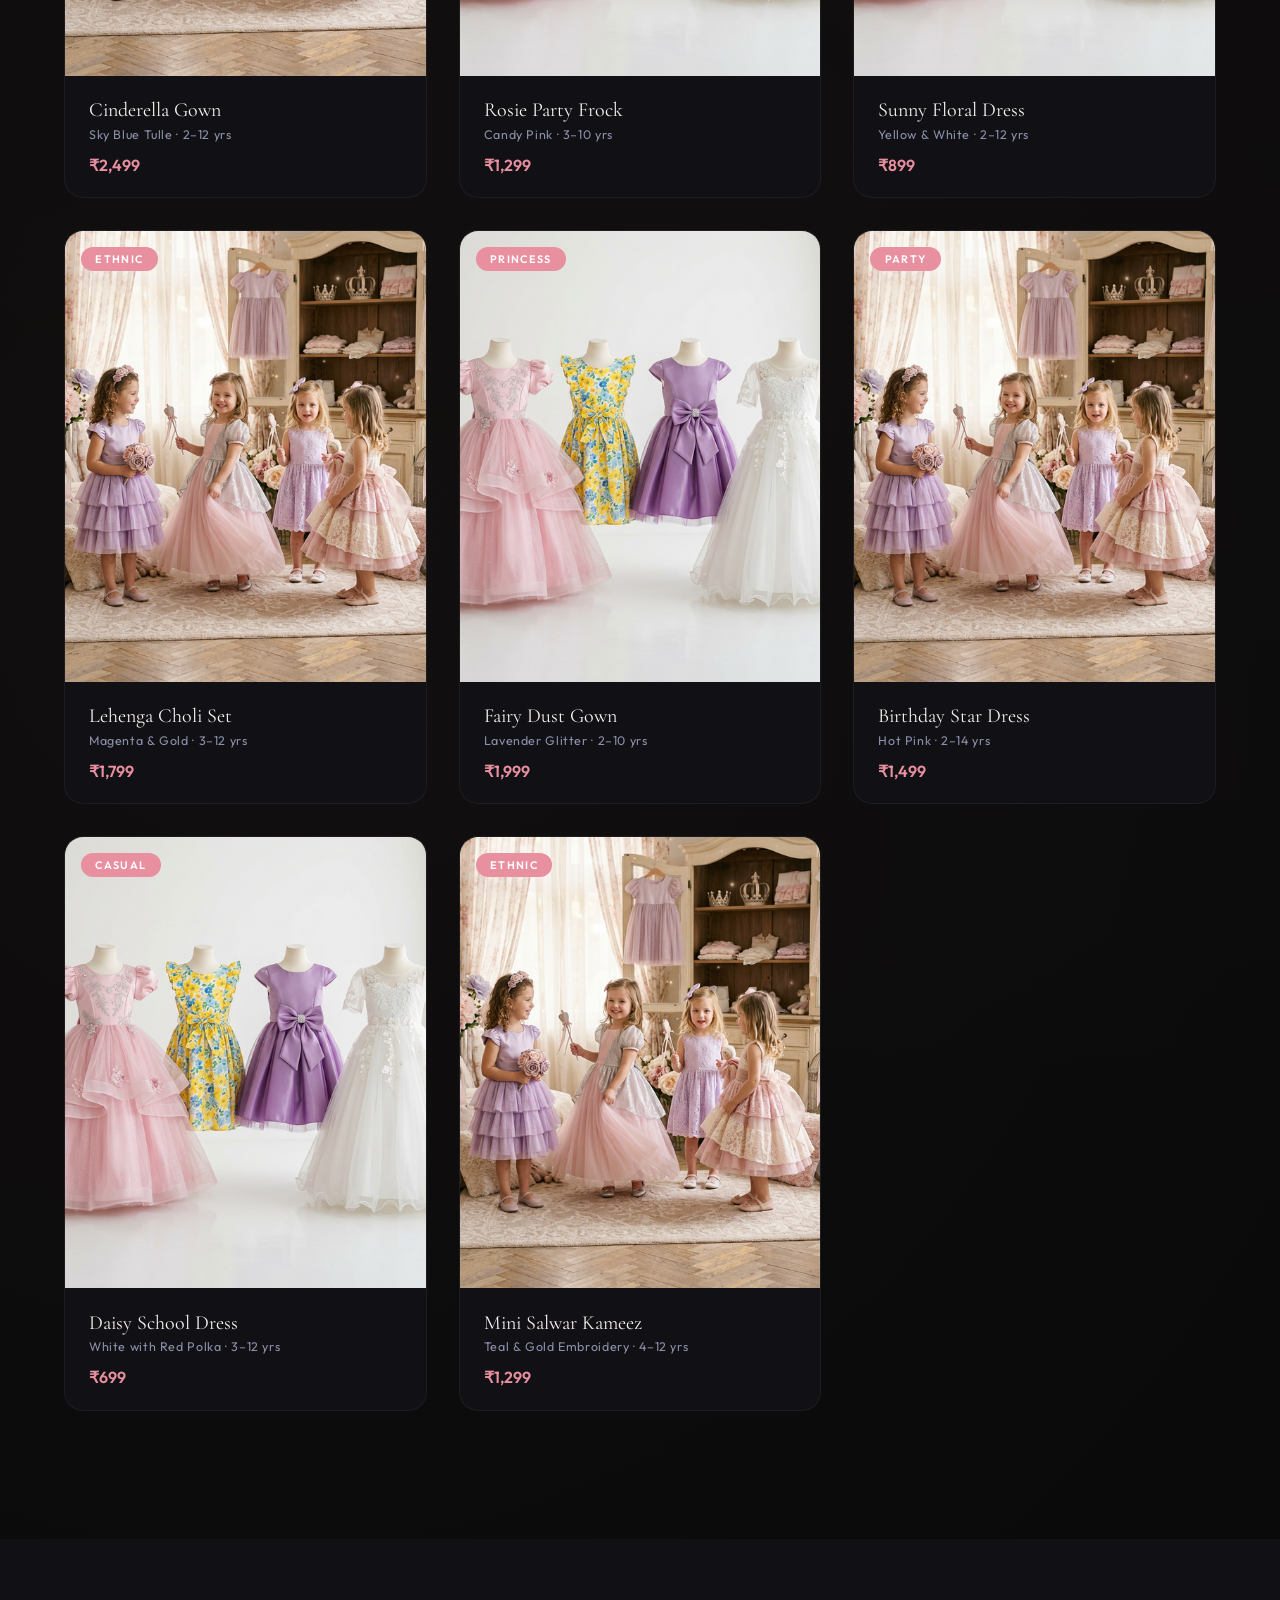
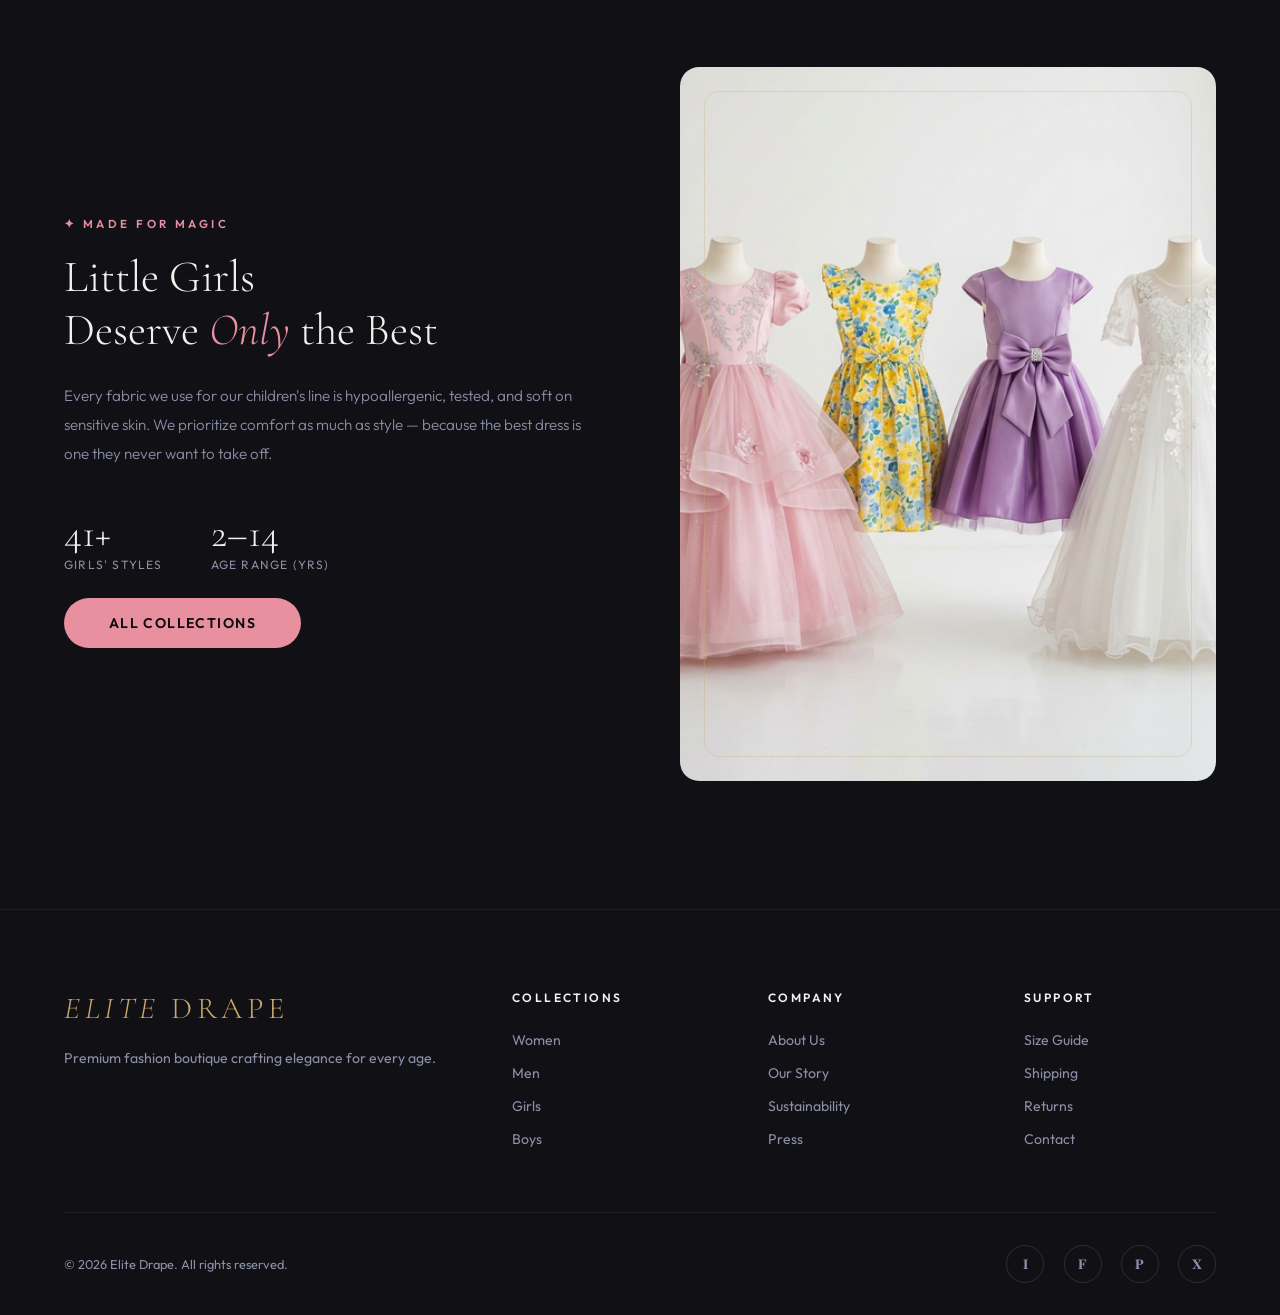
<file: fashion-boutique/girls.html>
<!DOCTYPE html>
<html lang="en">

<head>
    <meta charset="UTF-8" />
    <meta name="viewport" content="width=device-width, initial-scale=1.0" />
    <title>Girls' Collection — Elite Drape</title>
    <meta name="description"
        content="Elite Drape Girls' Collection — princess dresses, party frocks, casual wear and more for little girls." />
    <link rel="stylesheet" href="style.css" />
    <style>
        :root {
            --accent: #e88fa0;
        }

        .section-tag,
        .feature-tag,
        .page-hero-breadcrumb,
        .product-badge,
        .product-price {
            color: var(--accent) !important;
        }

        .product-badge {
            background: var(--accent) !important;
            color: #fff !important;
        }

        .divider {
            background: var(--accent) !important;
        }

        .filter-btn.active,
        .filter-btn:hover {
            color: var(--accent);
            border-color: var(--accent);
            background: rgba(232, 143, 160, 0.08);
        }

        .btn-primary {
            background: var(--accent) !important;
        }

        .btn-primary:hover {
            background: #f0b0be !important;
            box-shadow: 0 15px 40px rgba(232, 143, 160, 0.4) !important;
        }

        .nav-cta {
            color: var(--clr-gold) !important;
            border-color: var(--clr-gold) !important;
        }

        .hero-label,
        .section-tag {
            color: var(--accent);
        }

        .nav-links a.active {
            color: var(--accent);
        }

        .nav-links a.active::after {
            background: var(--accent);
        }

        /* Sparkle background for girls page */
        body {
            background-image: radial-gradient(circle at 20% 50%, rgba(232, 143, 160, 0.03) 0%, transparent 50%), radial-gradient(circle at 80% 20%, rgba(232, 143, 160, 0.03) 0%, transparent 50%);
        }
    </style>
</head>

<body>

    <div class="loader">
        <div class="loader-logo"><em>Elite</em> Drape</div>
        <div class="loader-bar-wrap">
            <div class="loader-bar"></div>
        </div>
    </div>
    <div class="page-transition"></div>
    <div class="cursor"></div>
    <div class="cursor-ring"></div>

    <!-- NAVBAR -->
    <nav class="navbar scrolled">
        <a href="index.html" class="nav-logo"><em>Elite</em> Drape</a>
        <ul class="nav-links" id="navLinks">
            <li><a href="index.html">Home</a></li>
            <li><a href="women.html">Women</a></li>
            <li><a href="men.html">Men</a></li>
            <li><a href="girls.html" class="active">Girls</a></li>
            <li><a href="boys.html">Boys</a></li>
            <li><a href="index.html#newsletter" class="nav-cta">Join Us</a></li>
        </ul>
        <div class="hamburger" id="hamburger"><span></span><span></span><span></span></div>
    </nav>

    <!-- PAGE HERO -->
    <section class="page-hero">
        <div class="page-hero-bg" style="background-image: url('images/hero_girls_1772987487366.png');"></div>
        <div class="page-hero-overlay"></div>
        <div class="container">
            <div class="page-hero-content">
                <p class="page-hero-breadcrumb">✦ For Little Her · Girls' Collection</p>
                <h1 class="page-hero-title">Every Girl's<br><em>Dream</em> Wardrobe</h1>
                <p class="page-hero-subtitle">Magical dresses and adorable frocks that let every little girl shine like
                    the princess she is.</p>
            </div>
        </div>
    </section>

    <!-- PRODUCTS SECTION -->
    <section class="section">
        <div class="container">
            <div class="section-header reveal">
                <span class="section-tag">Girls' Wear</span>
                <h2 class="section-title">A World of <em>Sparkle</em> & Style</h2>
                <p class="section-desc">From birthday parties to school events — magical outfits for every little
                    occasion.</p>
                <div class="divider"></div>
            </div>

            <div class="filter-bar reveal">
                <span class="filter-label">Filter:</span>
                <button class="filter-btn active" data-filter="all">All Styles</button>
                <button class="filter-btn" data-filter="party">Party Wear</button>
                <button class="filter-btn" data-filter="casual">Casual</button>
                <button class="filter-btn" data-filter="princess">Princess</button>
                <button class="filter-btn" data-filter="ethnic">Ethnic</button>
            </div>

            <div class="products-grid">
                <div class="product-card reveal reveal-delay-1" data-category="princess">
                    <div class="product-img-wrap">
                        <img src="images/hero_girls_1772987487366.png" alt="Princess Gown" />
                        <span class="product-badge">Princess</span>
                        <div class="product-overlay">
                            <div class="product-overlay-btn">View Details</div>
                        </div>
                    </div>
                    <div class="product-info">
                        <h3 class="product-name">Cinderella Gown</h3>
                        <p class="product-meta">Sky Blue Tulle · 2–12 yrs</p>
                        <p class="product-price">₹2,499</p>
                    </div>
                </div>
                <div class="product-card reveal reveal-delay-2" data-category="party">
                    <div class="product-img-wrap">
                        <img src="images/products_girls_1772987574149.png" alt="Party Frock" />
                        <span class="product-badge">Party</span>
                        <div class="product-overlay">
                            <div class="product-overlay-btn">View Details</div>
                        </div>
                    </div>
                    <div class="product-info">
                        <h3 class="product-name">Rosie Party Frock</h3>
                        <p class="product-meta">Candy Pink · 3–10 yrs</p>
                        <p class="product-price">₹1,299</p>
                    </div>
                </div>
                <div class="product-card reveal reveal-delay-3" data-category="casual">
                    <div class="product-img-wrap">
                        <img src="images/products_girls_1772987574149.png" alt="Casual Dress" />
                        <span class="product-badge">Casual</span>
                        <div class="product-overlay">
                            <div class="product-overlay-btn">View Details</div>
                        </div>
                    </div>
                    <div class="product-info">
                        <h3 class="product-name">Sunny Floral Dress</h3>
                        <p class="product-meta">Yellow & White · 2–12 yrs</p>
                        <p class="product-price">₹899</p>
                    </div>
                </div>
                <div class="product-card reveal reveal-delay-4" data-category="ethnic">
                    <div class="product-img-wrap">
                        <img src="images/hero_girls_1772987487366.png" alt="Ethnic Wear" />
                        <span class="product-badge">Ethnic</span>
                        <div class="product-overlay">
                            <div class="product-overlay-btn">View Details</div>
                        </div>
                    </div>
                    <div class="product-info">
                        <h3 class="product-name">Lehenga Choli Set</h3>
                        <p class="product-meta">Magenta & Gold · 3–12 yrs</p>
                        <p class="product-price">₹1,799</p>
                    </div>
                </div>
                <div class="product-card reveal reveal-delay-1" data-category="princess">
                    <div class="product-img-wrap">
                        <img src="images/products_girls_1772987574149.png" alt="Fairy Dress" />
                        <span class="product-badge">Princess</span>
                        <div class="product-overlay">
                            <div class="product-overlay-btn">View Details</div>
                        </div>
                    </div>
                    <div class="product-info">
                        <h3 class="product-name">Fairy Dust Gown</h3>
                        <p class="product-meta">Lavender Glitter · 2–10 yrs</p>
                        <p class="product-price">₹1,999</p>
                    </div>
                </div>
                <div class="product-card reveal reveal-delay-2" data-category="party">
                    <div class="product-img-wrap">
                        <img src="images/hero_girls_1772987487366.png" alt="Birthday Dress" />
                        <span class="product-badge">Party</span>
                        <div class="product-overlay">
                            <div class="product-overlay-btn">View Details</div>
                        </div>
                    </div>
                    <div class="product-info">
                        <h3 class="product-name">Birthday Star Dress</h3>
                        <p class="product-meta">Hot Pink · 2–14 yrs</p>
                        <p class="product-price">₹1,499</p>
                    </div>
                </div>
                <div class="product-card reveal reveal-delay-3" data-category="casual">
                    <div class="product-img-wrap">
                        <img src="images/products_girls_1772987574149.png" alt="School Dress" />
                        <span class="product-badge">Casual</span>
                        <div class="product-overlay">
                            <div class="product-overlay-btn">View Details</div>
                        </div>
                    </div>
                    <div class="product-info">
                        <h3 class="product-name">Daisy School Dress</h3>
                        <p class="product-meta">White with Red Polka · 3–12 yrs</p>
                        <p class="product-price">₹699</p>
                    </div>
                </div>
                <div class="product-card reveal reveal-delay-4" data-category="ethnic">
                    <div class="product-img-wrap">
                        <img src="images/hero_girls_1772987487366.png" alt="Salwar" />
                        <span class="product-badge">Ethnic</span>
                        <div class="product-overlay">
                            <div class="product-overlay-btn">View Details</div>
                        </div>
                    </div>
                    <div class="product-info">
                        <h3 class="product-name">Mini Salwar Kameez</h3>
                        <p class="product-meta">Teal & Gold Embroidery · 4–12 yrs</p>
                        <p class="product-price">₹1,299</p>
                    </div>
                </div>
            </div>
        </div>
    </section>

    <!-- FEATURE SECTION -->
    <section class="section" style="background: var(--clr-surface);">
        <div class="container">
            <div class="feature-section reverse">
                <div class="feature-img-wrap reveal reveal-delay-2">
                    <img src="images/products_girls_1772987574149.png" alt="Girls' Fashion" />
                    <div class="feature-img-frame"></div>
                </div>
                <div class="feature-content reveal">
                    <p class="feature-tag">✦ Made for Magic</p>
                    <h2 class="feature-title">Little Girls<br>Deserve <em>Only</em> the Best</h2>
                    <p class="feature-desc">Every fabric we use for our children's line is hypoallergenic, tested, and
                        soft on sensitive skin. We prioritize comfort as much as style — because the best dress is one
                        they never want to take off.</p>
                    <div class="feature-stats">
                        <div>
                            <div class="stat-num"><span class="count-up" data-count="52" data-suffix="+">0+</span></div>
                            <div class="stat-label">Girls' Styles</div>
                        </div>
                        <div>
                            <div class="stat-num"><span class="count-up" data-count="2" data-suffix="–14">2</span></div>
                            <div class="stat-label">Age Range (yrs)</div>
                        </div>
                    </div>
                    <a href="index.html#categories" class="btn-primary">All Collections</a>
                </div>
            </div>
        </div>
    </section>

    <!-- FOOTER -->
    <footer>
        <div class="container">
            <div class="footer-grid">
                <div class="footer-brand">
                    <span class="nav-logo"><em>Elite</em> Drape</span>
                    <p class="footer-about">Premium fashion boutique crafting elegance for every age.</p>
                </div>
                <div class="footer-col">
                    <h4>Collections</h4>
                    <ul>
                        <li><a href="women.html">Women</a></li>
                        <li><a href="men.html">Men</a></li>
                        <li><a href="girls.html">Girls</a></li>
                        <li><a href="boys.html">Boys</a></li>
                    </ul>
                </div>
                <div class="footer-col">
                    <h4>Company</h4>
                    <ul>
                        <li><a href="#">About Us</a></li>
                        <li><a href="#">Our Story</a></li>
                        <li><a href="#">Sustainability</a></li>
                        <li><a href="#">Press</a></li>
                    </ul>
                </div>
                <div class="footer-col">
                    <h4>Support</h4>
                    <ul>
                        <li><a href="#">Size Guide</a></li>
                        <li><a href="#">Shipping</a></li>
                        <li><a href="#">Returns</a></li>
                        <li><a href="#">Contact</a></li>
                    </ul>
                </div>
            </div>
            <div class="footer-bottom">
                <p>© 2026 Elite Drape. All rights reserved.</p>
                <div class="social-links">
                    <a href="#">𝐈</a><a href="#">𝐅</a><a href="#">𝐏</a><a href="#">𝐗</a>
                </div>
            </div>
        </div>
    </footer>
    <script src="main.js"></script>
</body>

</html>
</file>
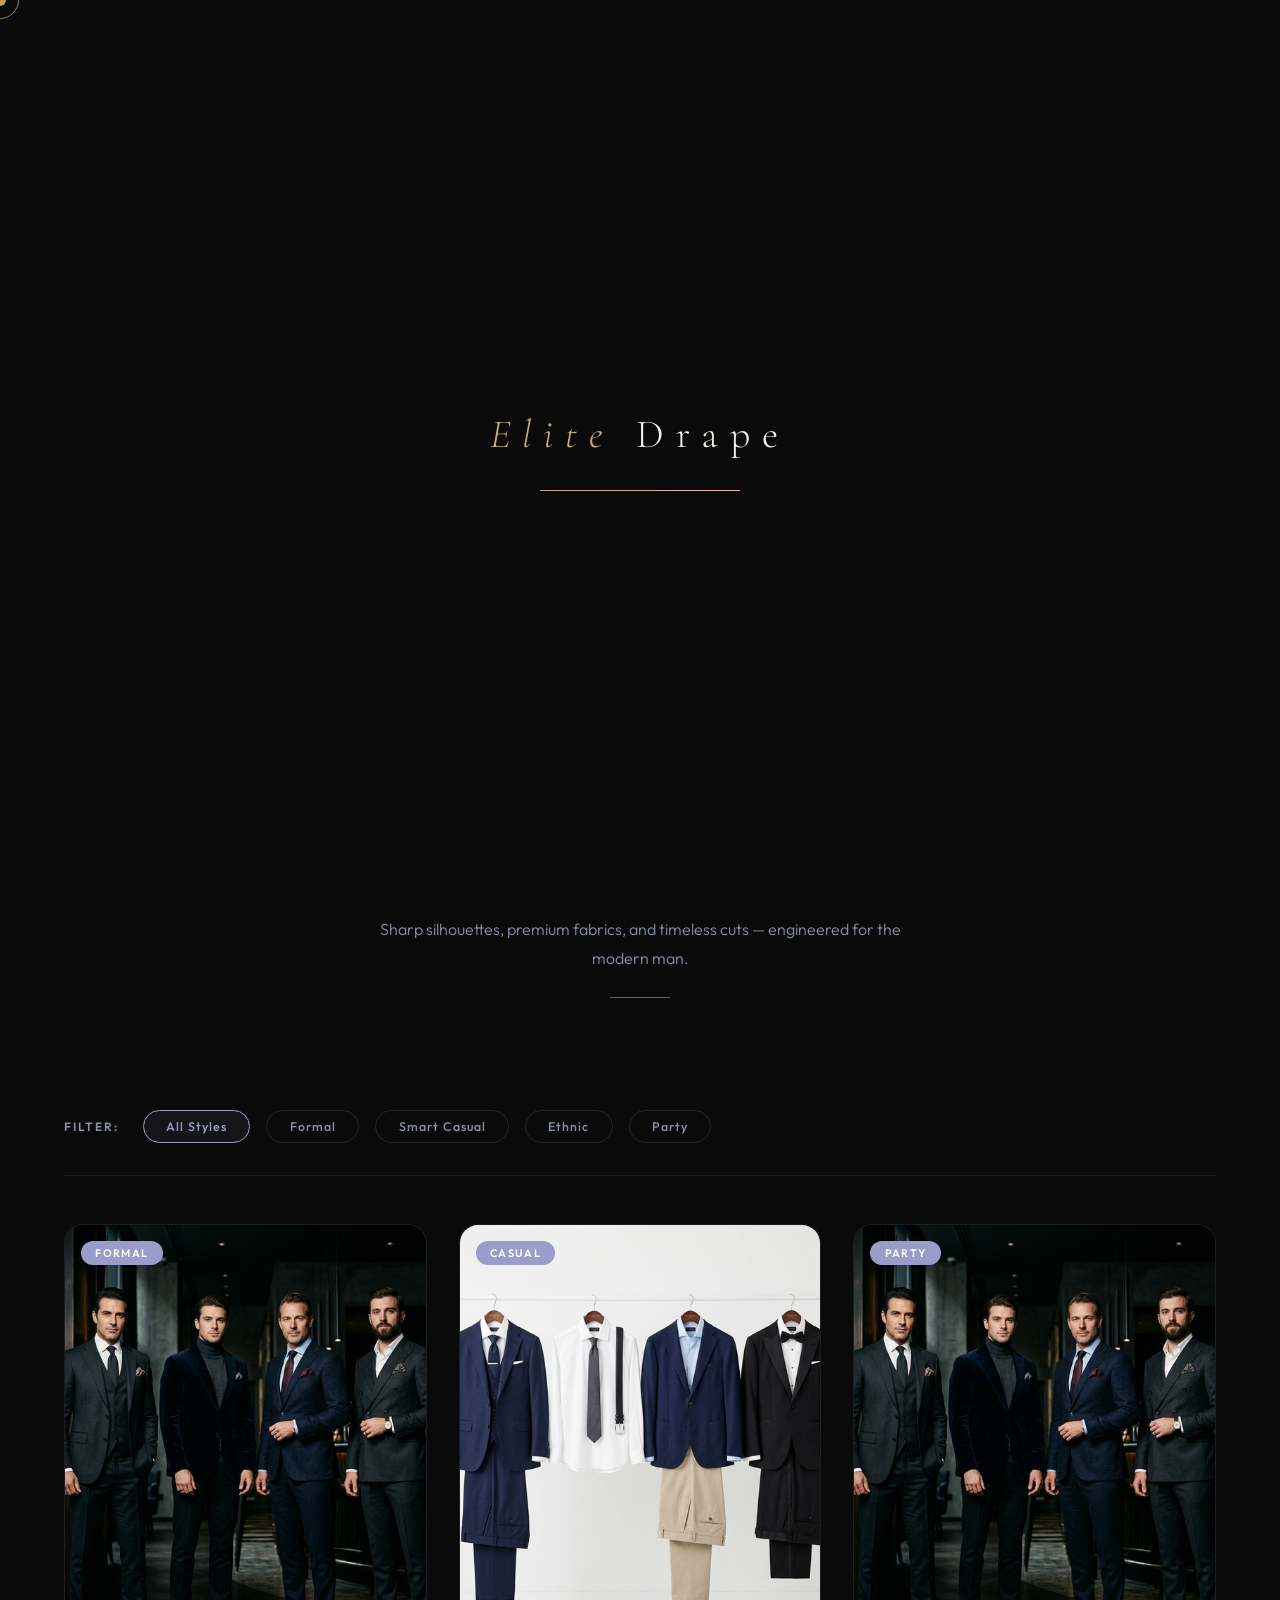
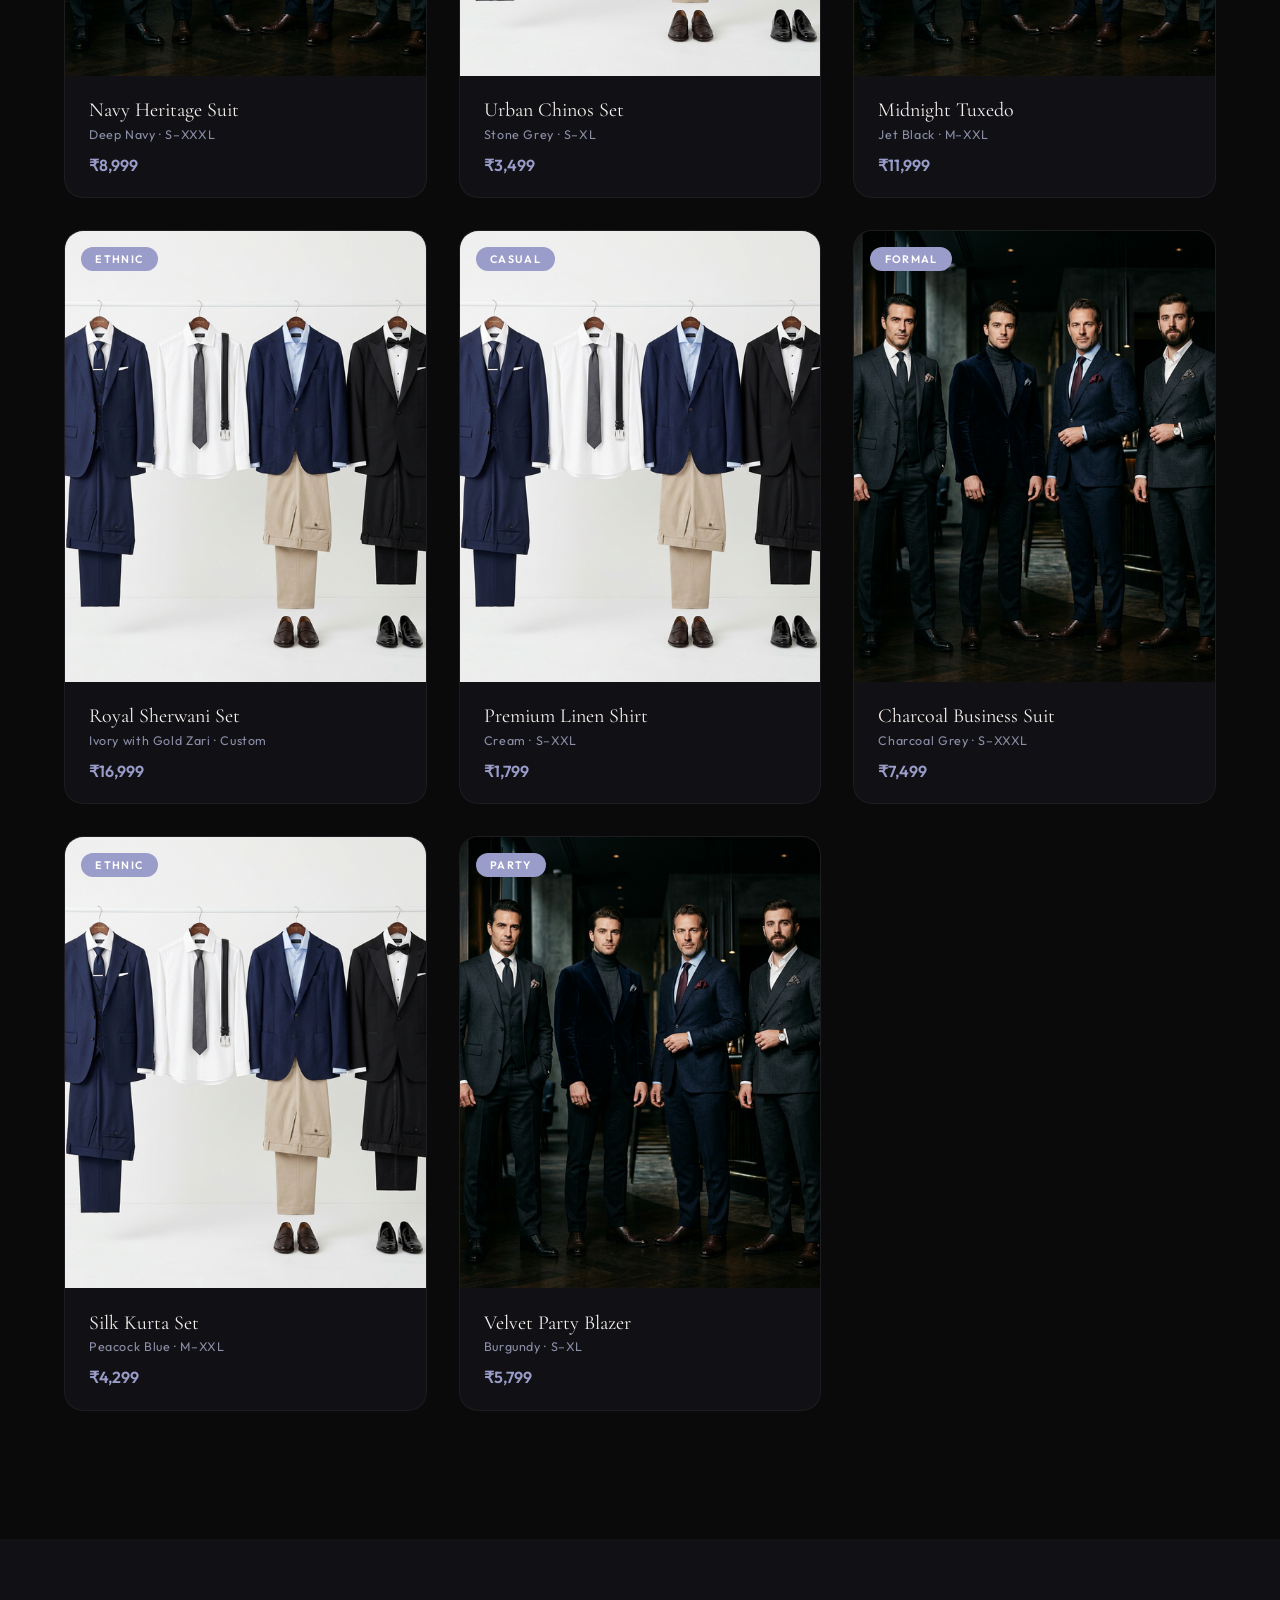
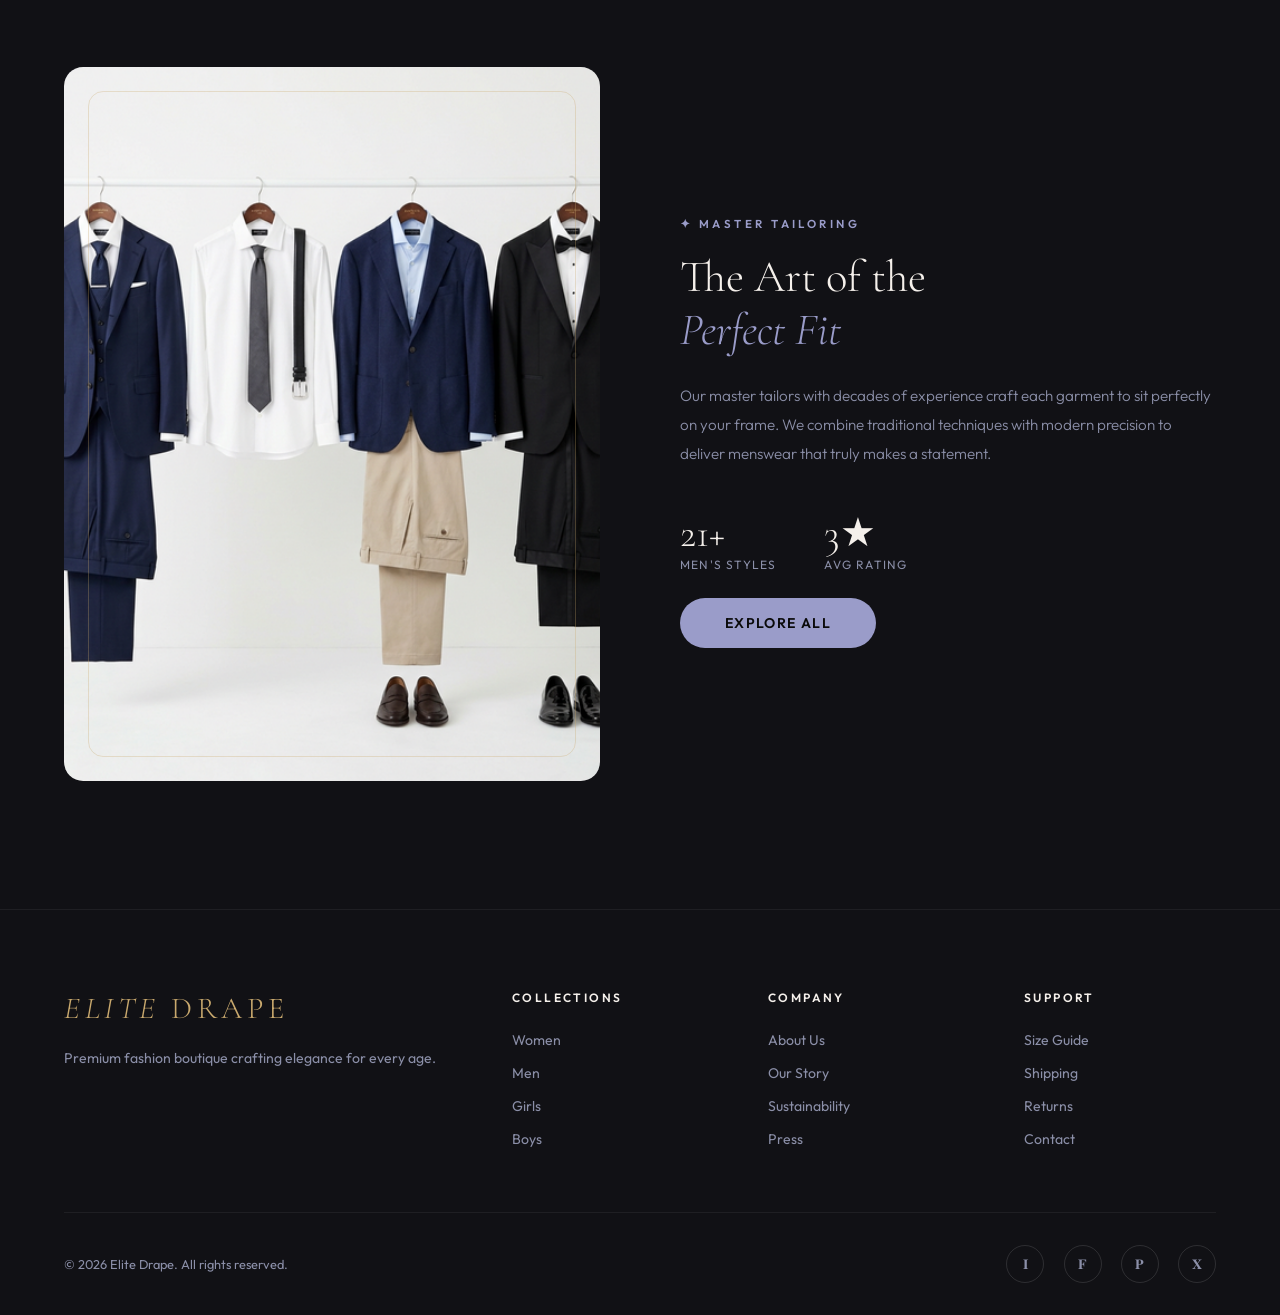
<file: fashion-boutique/men.html>
<!DOCTYPE html>
<html lang="en">

<head>
    <meta charset="UTF-8" />
    <meta name="viewport" content="width=device-width, initial-scale=1.0" />
    <title>Men's Collection — Elite Drape</title>
    <meta name="description"
        content="Elite Drape Men's Collection — premium suits, smart casuals, and formal wear for the discerning gentleman." />
    <link rel="stylesheet" href="style.css" />
    <style>
        :root {
            --accent: #9a9cc9;
        }

        .section-tag,
        .feature-tag,
        .page-hero-breadcrumb,
        .product-badge,
        .product-price {
            color: var(--accent) !important;
        }

        .product-badge {
            background: var(--accent) !important;
            color: #fff !important;
        }

        .divider {
            background: var(--accent) !important;
        }

        .filter-btn.active,
        .filter-btn:hover {
            color: var(--accent);
            border-color: var(--accent);
            background: rgba(154, 156, 201, 0.08);
        }

        .btn-primary {
            background: var(--accent) !important;
        }

        .btn-primary:hover {
            background: #b8badf !important;
        }

        .nav-cta {
            color: var(--clr-gold) !important;
            border-color: var(--clr-gold) !important;
        }

        .nav-links a.active {
            color: var(--accent);
        }

        .nav-links a.active::after {
            background: var(--accent);
        }
    </style>
</head>

<body>

    <div class="loader">
        <div class="loader-logo"><em>Elite</em> Drape</div>
        <div class="loader-bar-wrap">
            <div class="loader-bar"></div>
        </div>
    </div>
    <div class="page-transition"></div>
    <div class="cursor"></div>
    <div class="cursor-ring"></div>

    <!-- NAVBAR -->
    <nav class="navbar scrolled">
        <a href="index.html" class="nav-logo"><em>Elite</em> Drape</a>
        <ul class="nav-links" id="navLinks">
            <li><a href="index.html">Home</a></li>
            <li><a href="women.html">Women</a></li>
            <li><a href="men.html" class="active">Men</a></li>
            <li><a href="girls.html">Girls</a></li>
            <li><a href="boys.html">Boys</a></li>
            <li><a href="index.html#newsletter" class="nav-cta">Join Us</a></li>
        </ul>
        <div class="hamburger" id="hamburger"><span></span><span></span><span></span></div>
    </nav>

    <!-- PAGE HERO -->
    <section class="page-hero">
        <div class="page-hero-bg" style="background-image: url('images/hero_men_1772987524815.png');"></div>
        <div class="page-hero-overlay"></div>
        <div class="container">
            <div class="page-hero-content">
                <p class="page-hero-breadcrumb">✦ For Him · Men's Collection</p>
                <h1 class="page-hero-title">Dressed for<br><em>Greatness</em></h1>
                <p class="page-hero-subtitle">Premium menswear that commands attention — from boardroom to black-tie.
                </p>
            </div>
        </div>
    </section>

    <!-- PRODUCTS SECTION -->
    <section class="section">
        <div class="container">
            <div class="section-header reveal">
                <span class="section-tag">Men's Wear</span>
                <h2 class="section-title">The <em>Gentleman's</em> Edit</h2>
                <p class="section-desc">Sharp silhouettes, premium fabrics, and timeless cuts — engineered for the
                    modern man.</p>
                <div class="divider"></div>
            </div>

            <div class="filter-bar reveal">
                <span class="filter-label">Filter:</span>
                <button class="filter-btn active" data-filter="all">All Styles</button>
                <button class="filter-btn" data-filter="formal">Formal</button>
                <button class="filter-btn" data-filter="casual">Smart Casual</button>
                <button class="filter-btn" data-filter="ethnic">Ethnic</button>
                <button class="filter-btn" data-filter="party">Party</button>
            </div>

            <div class="products-grid">
                <div class="product-card reveal reveal-delay-1" data-category="formal">
                    <div class="product-img-wrap">
                        <img src="images/hero_men_1772987524815.png" alt="Navy Suit" />
                        <span class="product-badge">Formal</span>
                        <div class="product-overlay">
                            <div class="product-overlay-btn">View Details</div>
                        </div>
                    </div>
                    <div class="product-info">
                        <h3 class="product-name">Navy Heritage Suit</h3>
                        <p class="product-meta">Deep Navy · S–XXXL</p>
                        <p class="product-price">₹8,999</p>
                    </div>
                </div>
                <div class="product-card reveal reveal-delay-2" data-category="casual">
                    <div class="product-img-wrap">
                        <img src="images/products_men_1772987593046.png" alt="Smart Casual" />
                        <span class="product-badge">Casual</span>
                        <div class="product-overlay">
                            <div class="product-overlay-btn">View Details</div>
                        </div>
                    </div>
                    <div class="product-info">
                        <h3 class="product-name">Urban Chinos Set</h3>
                        <p class="product-meta">Stone Grey · S–XL</p>
                        <p class="product-price">₹3,499</p>
                    </div>
                </div>
                <div class="product-card reveal reveal-delay-3" data-category="party">
                    <div class="product-img-wrap">
                        <img src="images/hero_men_1772987524815.png" alt="Black Tuxedo" />
                        <span class="product-badge">Party</span>
                        <div class="product-overlay">
                            <div class="product-overlay-btn">View Details</div>
                        </div>
                    </div>
                    <div class="product-info">
                        <h3 class="product-name">Midnight Tuxedo</h3>
                        <p class="product-meta">Jet Black · M–XXL</p>
                        <p class="product-price">₹11,999</p>
                    </div>
                </div>
                <div class="product-card reveal reveal-delay-4" data-category="ethnic">
                    <div class="product-img-wrap">
                        <img src="images/products_men_1772987593046.png" alt="Sherwani" />
                        <span class="product-badge">Ethnic</span>
                        <div class="product-overlay">
                            <div class="product-overlay-btn">View Details</div>
                        </div>
                    </div>
                    <div class="product-info">
                        <h3 class="product-name">Royal Sherwani Set</h3>
                        <p class="product-meta">Ivory with Gold Zari · Custom</p>
                        <p class="product-price">₹16,999</p>
                    </div>
                </div>
                <div class="product-card reveal reveal-delay-1" data-category="casual">
                    <div class="product-img-wrap">
                        <img src="images/products_men_1772987593046.png" alt="Linen Shirt" />
                        <span class="product-badge">Casual</span>
                        <div class="product-overlay">
                            <div class="product-overlay-btn">View Details</div>
                        </div>
                    </div>
                    <div class="product-info">
                        <h3 class="product-name">Premium Linen Shirt</h3>
                        <p class="product-meta">Cream · S–XXL</p>
                        <p class="product-price">₹1,799</p>
                    </div>
                </div>
                <div class="product-card reveal reveal-delay-2" data-category="formal">
                    <div class="product-img-wrap">
                        <img src="images/hero_men_1772987524815.png" alt="Charcoal Suit" />
                        <span class="product-badge">Formal</span>
                        <div class="product-overlay">
                            <div class="product-overlay-btn">View Details</div>
                        </div>
                    </div>
                    <div class="product-info">
                        <h3 class="product-name">Charcoal Business Suit</h3>
                        <p class="product-meta">Charcoal Grey · S–XXXL</p>
                        <p class="product-price">₹7,499</p>
                    </div>
                </div>
                <div class="product-card reveal reveal-delay-3" data-category="ethnic">
                    <div class="product-img-wrap">
                        <img src="images/products_men_1772987593046.png" alt="Kurta Set" />
                        <span class="product-badge">Ethnic</span>
                        <div class="product-overlay">
                            <div class="product-overlay-btn">View Details</div>
                        </div>
                    </div>
                    <div class="product-info">
                        <h3 class="product-name">Silk Kurta Set</h3>
                        <p class="product-meta">Peacock Blue · M–XXL</p>
                        <p class="product-price">₹4,299</p>
                    </div>
                </div>
                <div class="product-card reveal reveal-delay-4" data-category="party">
                    <div class="product-img-wrap">
                        <img src="images/hero_men_1772987524815.png" alt="Blazer" />
                        <span class="product-badge">Party</span>
                        <div class="product-overlay">
                            <div class="product-overlay-btn">View Details</div>
                        </div>
                    </div>
                    <div class="product-info">
                        <h3 class="product-name">Velvet Party Blazer</h3>
                        <p class="product-meta">Burgundy · S–XL</p>
                        <p class="product-price">₹5,799</p>
                    </div>
                </div>
            </div>
        </div>
    </section>

    <!-- FEATURE SECTION -->
    <section class="section" style="background: var(--clr-surface);">
        <div class="container">
            <div class="feature-section">
                <div class="feature-img-wrap reveal">
                    <img src="images/products_men_1772987593046.png" alt="Men's Craft" />
                    <div class="feature-img-frame"></div>
                </div>
                <div class="feature-content reveal reveal-delay-2">
                    <p class="feature-tag">✦ Master Tailoring</p>
                    <h2 class="feature-title">The Art of the<br><em>Perfect Fit</em></h2>
                    <p class="feature-desc">Our master tailors with decades of experience craft each garment to sit
                        perfectly on your frame. We combine traditional techniques with modern precision to deliver
                        menswear that truly makes a statement.</p>
                    <div class="feature-stats">
                        <div>
                            <div class="stat-num"><span class="count-up" data-count="36" data-suffix="+">0+</span></div>
                            <div class="stat-label">Men's Styles</div>
                        </div>
                        <div>
                            <div class="stat-num"><span class="count-up" data-count="5" data-suffix="★">0★</span></div>
                            <div class="stat-label">Avg Rating</div>
                        </div>
                    </div>
                    <a href="index.html#categories" class="btn-primary">Explore All</a>
                </div>
            </div>
        </div>
    </section>

    <!-- FOOTER -->
    <footer>
        <div class="container">
            <div class="footer-grid">
                <div class="footer-brand">
                    <span class="nav-logo"><em>Elite</em> Drape</span>
                    <p class="footer-about">Premium fashion boutique crafting elegance for every age.</p>
                </div>
                <div class="footer-col">
                    <h4>Collections</h4>
                    <ul>
                        <li><a href="women.html">Women</a></li>
                        <li><a href="men.html">Men</a></li>
                        <li><a href="girls.html">Girls</a></li>
                        <li><a href="boys.html">Boys</a></li>
                    </ul>
                </div>
                <div class="footer-col">
                    <h4>Company</h4>
                    <ul>
                        <li><a href="#">About Us</a></li>
                        <li><a href="#">Our Story</a></li>
                        <li><a href="#">Sustainability</a></li>
                        <li><a href="#">Press</a></li>
                    </ul>
                </div>
                <div class="footer-col">
                    <h4>Support</h4>
                    <ul>
                        <li><a href="#">Size Guide</a></li>
                        <li><a href="#">Shipping</a></li>
                        <li><a href="#">Returns</a></li>
                        <li><a href="#">Contact</a></li>
                    </ul>
                </div>
            </div>
            <div class="footer-bottom">
                <p>© 2026 Elite Drape. All rights reserved.</p>
                <div class="social-links">
                    <a href="#">𝐈</a><a href="#">𝐅</a><a href="#">𝐏</a><a href="#">𝐗</a>
                </div>
            </div>
        </div>
    </footer>
    <script src="main.js"></script>
</body>

</html>
</file>
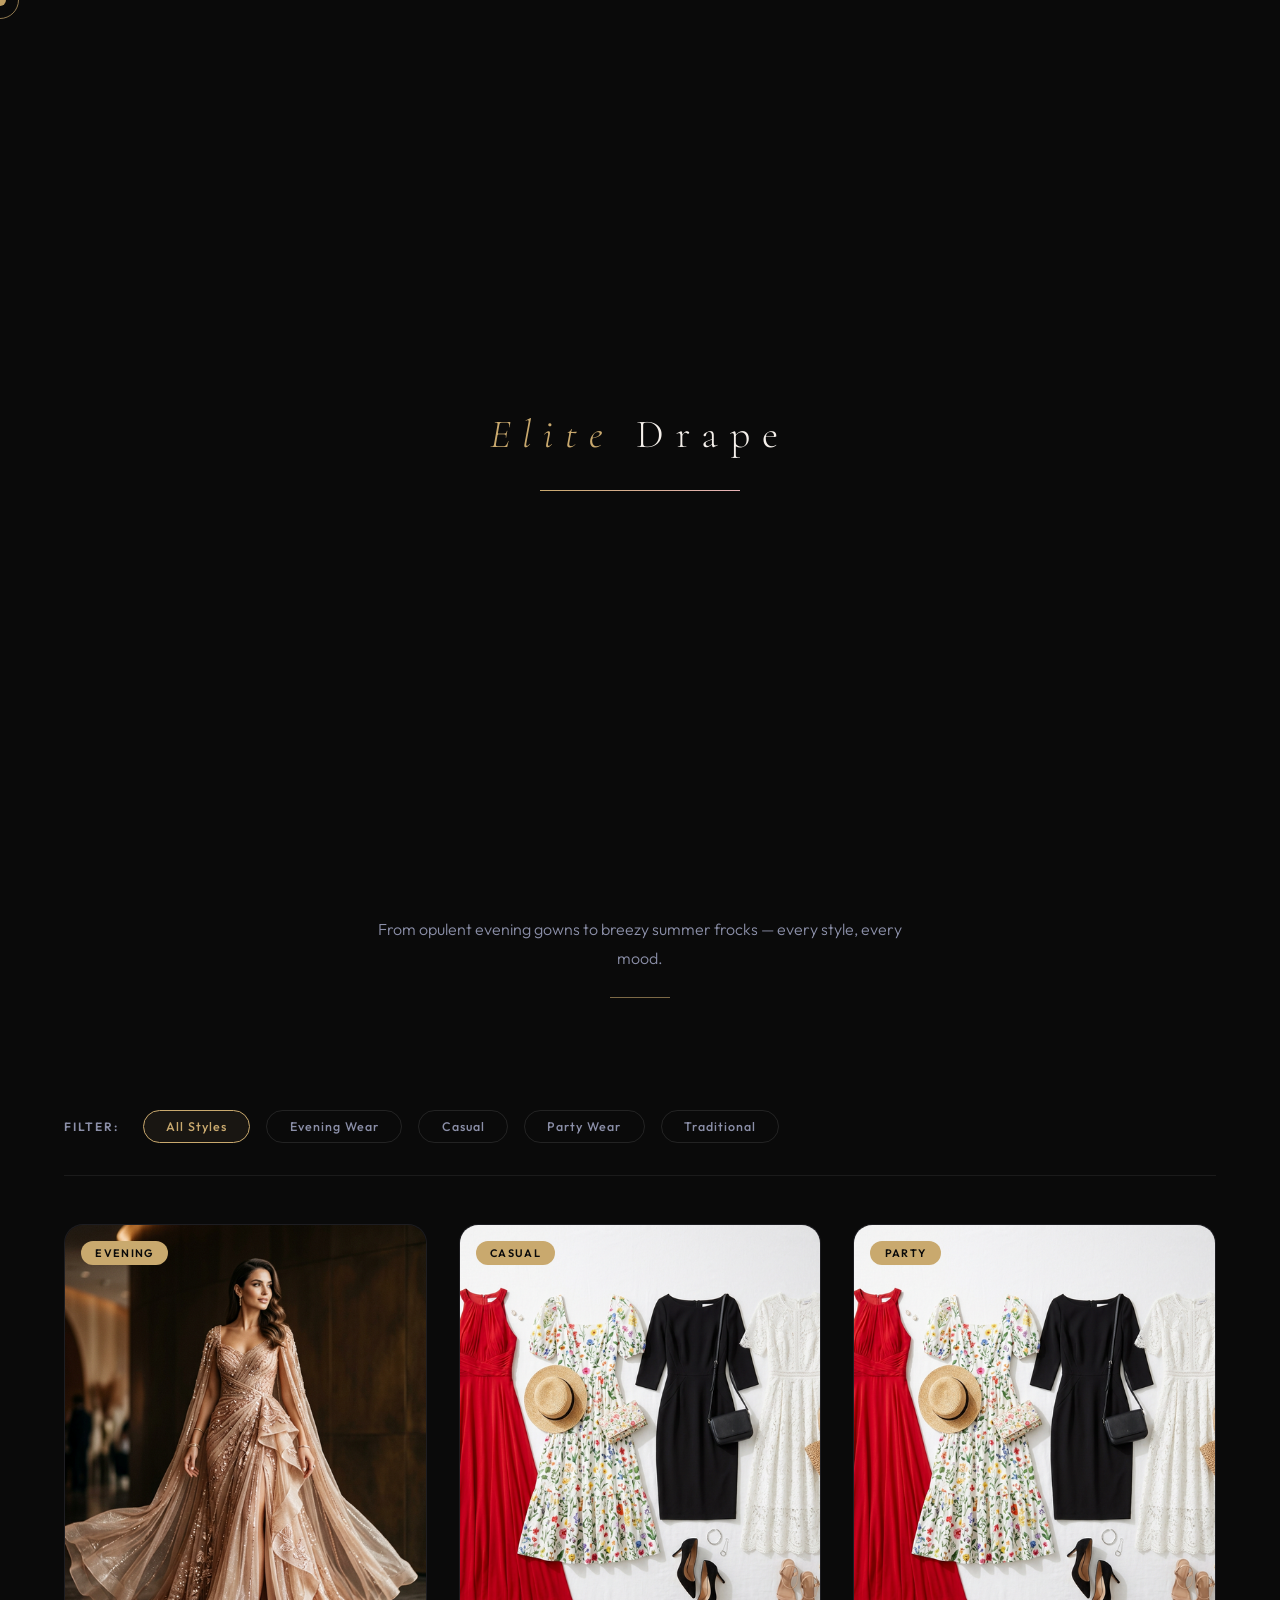
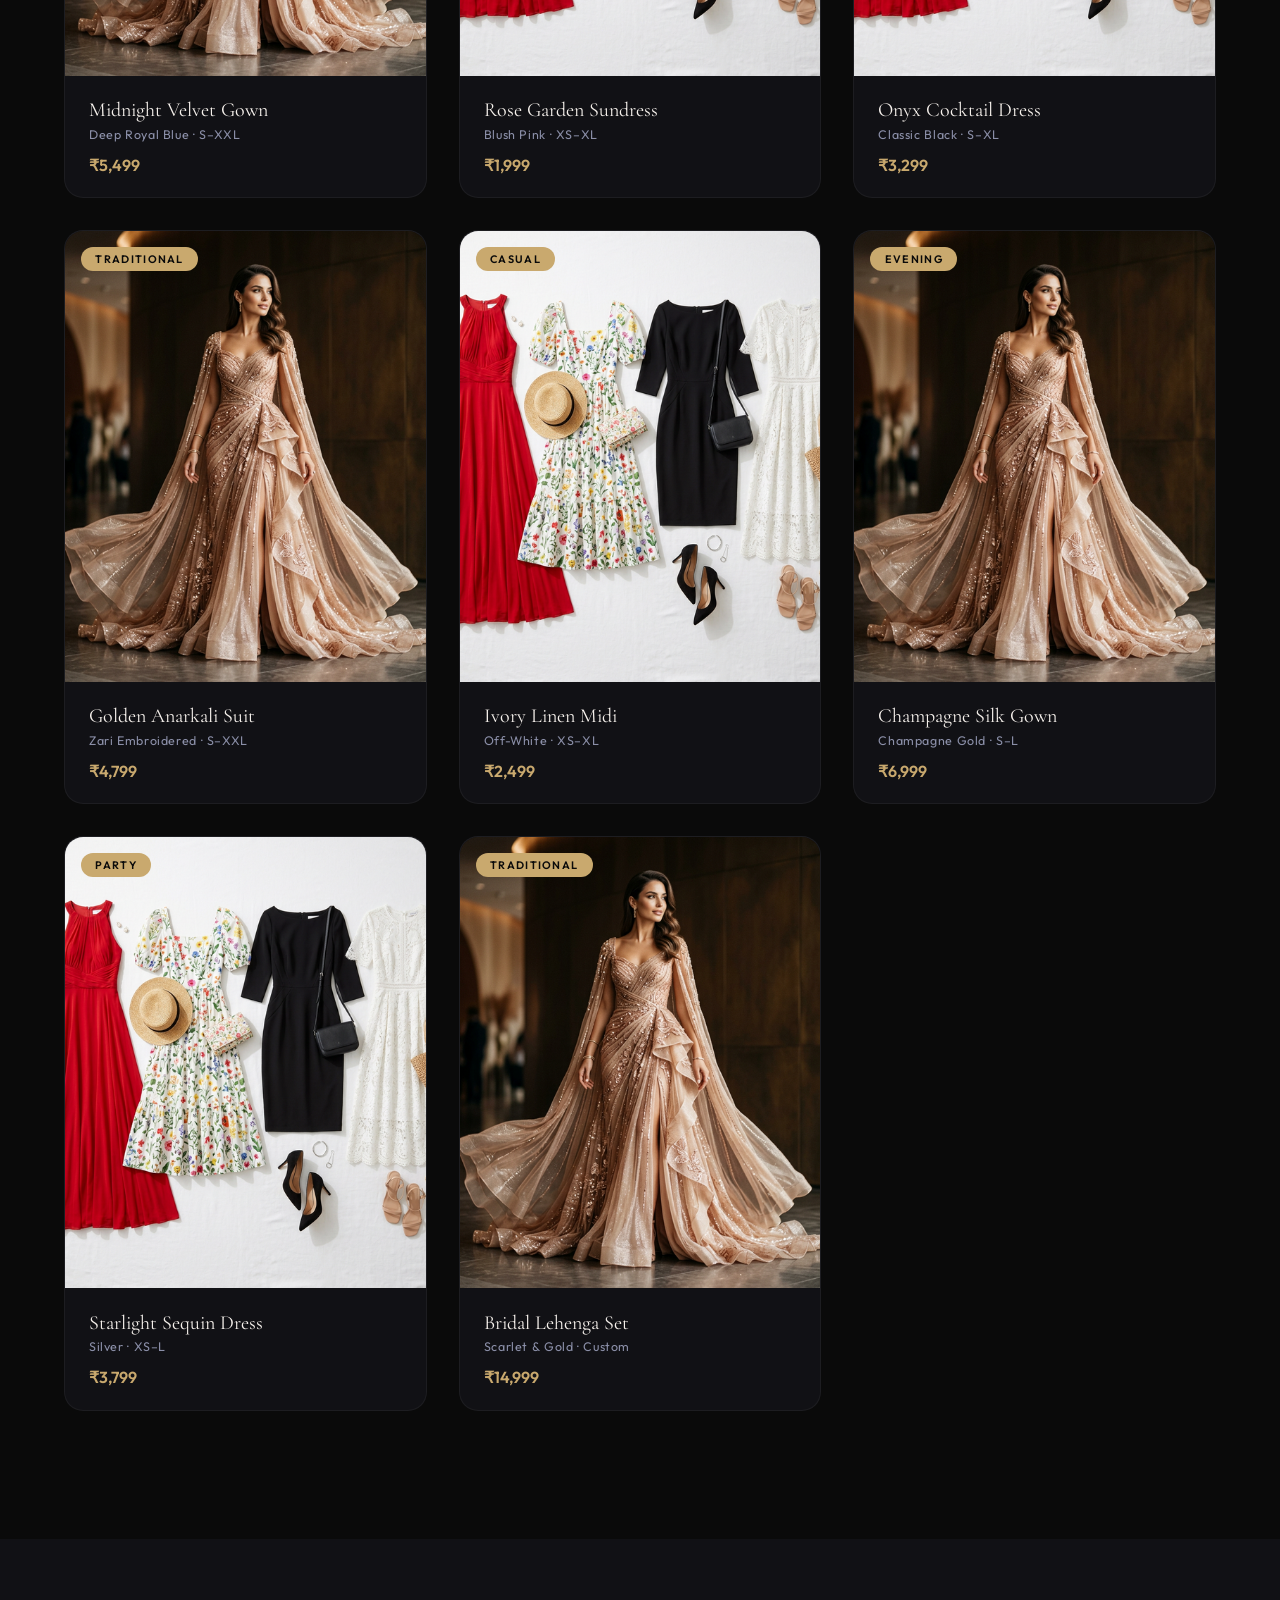
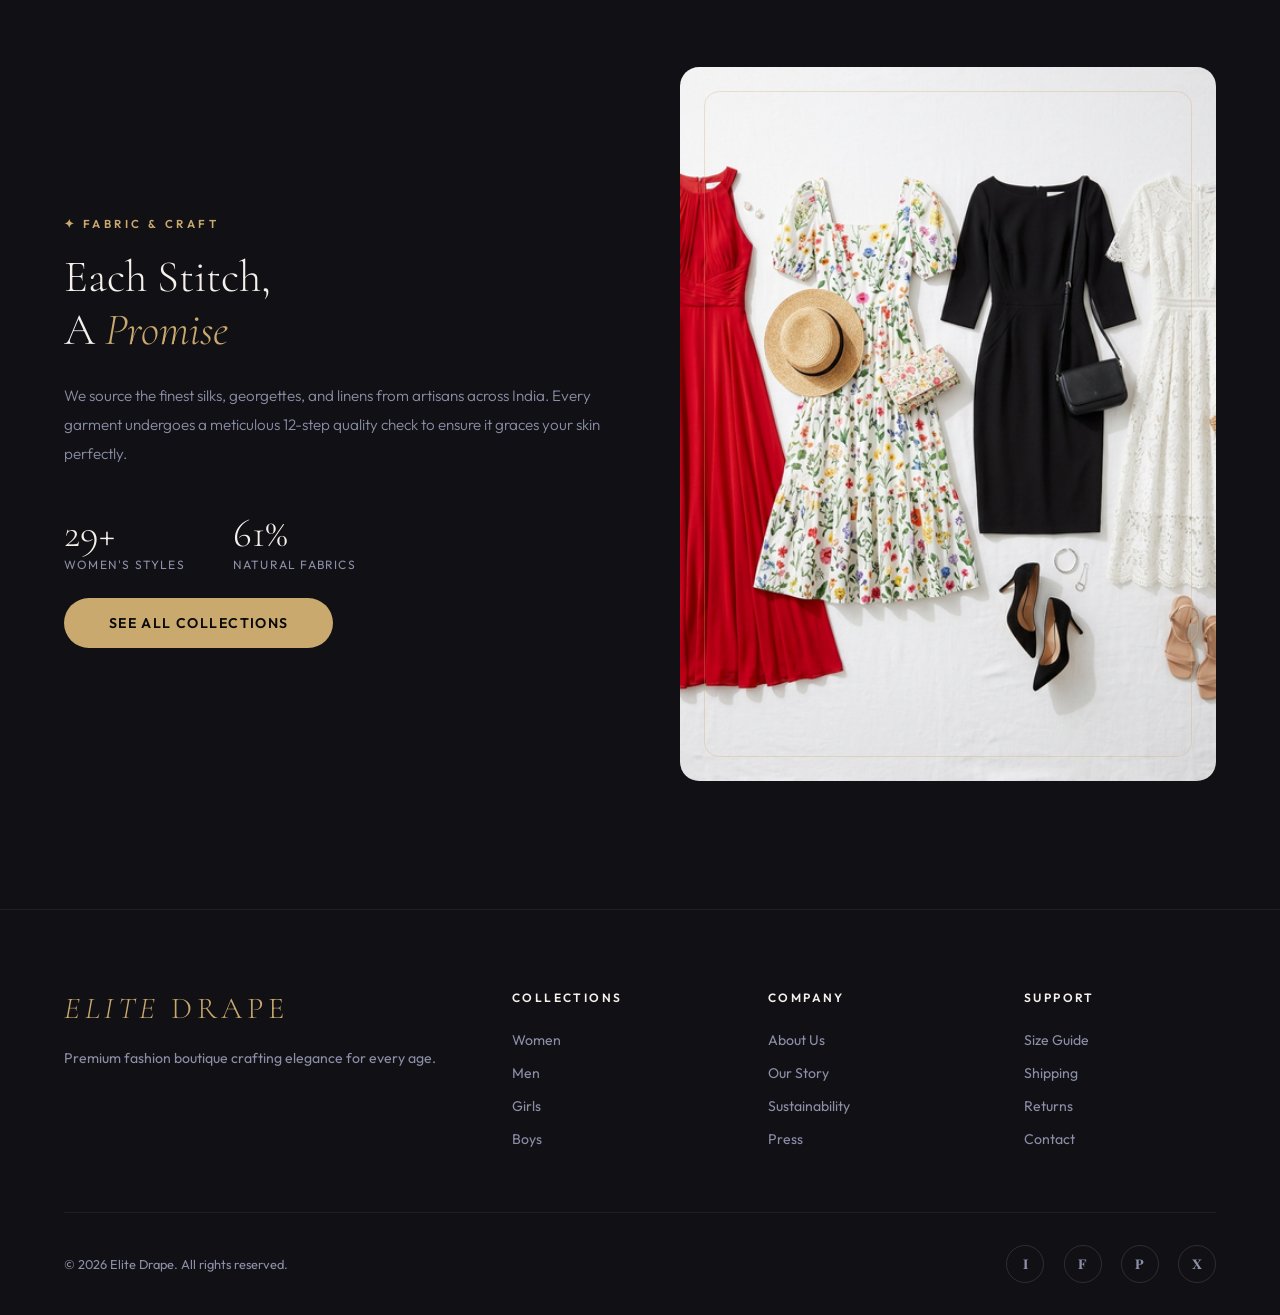
<file: fashion-boutique/women.html>
<!DOCTYPE html>
<html lang="en">

<head>
    <meta charset="UTF-8" />
    <meta name="viewport" content="width=device-width, initial-scale=1.0" />
    <title>Women's Collection — Elite Drape</title>
    <meta name="description"
        content="Explore Elite Drape's Women's Collection — evening gowns, floral dresses, cocktail wear, and more." />
    <link rel="stylesheet" href="style.css" />
    <style>
        :root {
            --accent: #c9a96e;
        }

        .page-hero-bg {
            background-image: url('images/hero_women_1772987467261.png');
        }

        .filter-btn.active,
        .filter-btn:hover {
            background: rgba(201, 169, 110, 0.08);
        }
    </style>
</head>

<body>

    <div class="loader">
        <div class="loader-logo"><em>Elite</em> Drape</div>
        <div class="loader-bar-wrap">
            <div class="loader-bar"></div>
        </div>
    </div>
    <div class="page-transition"></div>
    <div class="cursor"></div>
    <div class="cursor-ring"></div>

    <!-- NAVBAR -->
    <nav class="navbar scrolled">
        <a href="index.html" class="nav-logo"><em>Elite</em> Drape</a>
        <ul class="nav-links" id="navLinks">
            <li><a href="index.html">Home</a></li>
            <li><a href="women.html" class="active">Women</a></li>
            <li><a href="men.html">Men</a></li>
            <li><a href="girls.html">Girls</a></li>
            <li><a href="boys.html">Boys</a></li>
            <li><a href="index.html#newsletter" class="nav-cta">Join Us</a></li>
        </ul>
        <div class="hamburger" id="hamburger"><span></span><span></span><span></span></div>
    </nav>

    <!-- PAGE HERO -->
    <section class="page-hero">
        <div class="page-hero-bg"></div>
        <div class="page-hero-overlay"></div>
        <div class="container">
            <div class="page-hero-content">
                <p class="page-hero-breadcrumb">✦ For Her · Women's Collection</p>
                <h1 class="page-hero-title">Woven in<br><em>Elegance</em></h1>
                <p class="page-hero-subtitle">Discover timeless silhouettes and contemporary styles crafted for the
                    modern woman.</p>
            </div>
        </div>
    </section>

    <!-- PRODUCTS SECTION -->
    <section class="section">
        <div class="container">
            <div class="section-header reveal">
                <span class="section-tag">Women's Wear</span>
                <h2 class="section-title">The <em>Complete</em> Collection</h2>
                <p class="section-desc">From opulent evening gowns to breezy summer frocks — every style, every mood.
                </p>
                <div class="divider"></div>
            </div>

            <!-- Filter -->
            <div class="filter-bar reveal">
                <span class="filter-label">Filter:</span>
                <button class="filter-btn active" data-filter="all">All Styles</button>
                <button class="filter-btn" data-filter="evening">Evening Wear</button>
                <button class="filter-btn" data-filter="casual">Casual</button>
                <button class="filter-btn" data-filter="party">Party Wear</button>
                <button class="filter-btn" data-filter="traditional">Traditional</button>
            </div>

            <div class="products-grid">
                <div class="product-card reveal reveal-delay-1" data-category="evening">
                    <div class="product-img-wrap">
                        <img src="images/hero_women_1772987467261.png" alt="Velvet Gown" />
                        <span class="product-badge">Evening</span>
                        <div class="product-overlay">
                            <div class="product-overlay-btn">View Details</div>
                        </div>
                    </div>
                    <div class="product-info">
                        <h3 class="product-name">Midnight Velvet Gown</h3>
                        <p class="product-meta">Deep Royal Blue · S–XXL</p>
                        <p class="product-price">₹5,499</p>
                    </div>
                </div>
                <div class="product-card reveal reveal-delay-2" data-category="casual">
                    <div class="product-img-wrap">
                        <img src="images/products_women_1772987555213.png" alt="Floral Dress" />
                        <span class="product-badge">Casual</span>
                        <div class="product-overlay">
                            <div class="product-overlay-btn">View Details</div>
                        </div>
                    </div>
                    <div class="product-info">
                        <h3 class="product-name">Rose Garden Sundress</h3>
                        <p class="product-meta">Blush Pink · XS–XL</p>
                        <p class="product-price">₹1,999</p>
                    </div>
                </div>
                <div class="product-card reveal reveal-delay-3" data-category="party">
                    <div class="product-img-wrap">
                        <img src="images/products_women_1772987555213.png" alt="Cocktail Dress" />
                        <span class="product-badge">Party</span>
                        <div class="product-overlay">
                            <div class="product-overlay-btn">View Details</div>
                        </div>
                    </div>
                    <div class="product-info">
                        <h3 class="product-name">Onyx Cocktail Dress</h3>
                        <p class="product-meta">Classic Black · S–XL</p>
                        <p class="product-price">₹3,299</p>
                    </div>
                </div>
                <div class="product-card reveal reveal-delay-4" data-category="traditional">
                    <div class="product-img-wrap">
                        <img src="images/hero_women_1772987467261.png" alt="Anarkali" />
                        <span class="product-badge">Traditional</span>
                        <div class="product-overlay">
                            <div class="product-overlay-btn">View Details</div>
                        </div>
                    </div>
                    <div class="product-info">
                        <h3 class="product-name">Golden Anarkali Suit</h3>
                        <p class="product-meta">Zari Embroidered · S–XXL</p>
                        <p class="product-price">₹4,799</p>
                    </div>
                </div>
                <div class="product-card reveal reveal-delay-1" data-category="casual">
                    <div class="product-img-wrap">
                        <img src="images/products_women_1772987555213.png" alt="Linen Dress" />
                        <span class="product-badge">Casual</span>
                        <div class="product-overlay">
                            <div class="product-overlay-btn">View Details</div>
                        </div>
                    </div>
                    <div class="product-info">
                        <h3 class="product-name">Ivory Linen Midi</h3>
                        <p class="product-meta">Off-White · XS–XL</p>
                        <p class="product-price">₹2,499</p>
                    </div>
                </div>
                <div class="product-card reveal reveal-delay-2" data-category="evening">
                    <div class="product-img-wrap">
                        <img src="images/hero_women_1772987467261.png" alt="Silk Gown" />
                        <span class="product-badge">Evening</span>
                        <div class="product-overlay">
                            <div class="product-overlay-btn">View Details</div>
                        </div>
                    </div>
                    <div class="product-info">
                        <h3 class="product-name">Champagne Silk Gown</h3>
                        <p class="product-meta">Champagne Gold · S–L</p>
                        <p class="product-price">₹6,999</p>
                    </div>
                </div>
                <div class="product-card reveal reveal-delay-3" data-category="party">
                    <div class="product-img-wrap">
                        <img src="images/products_women_1772987555213.png" alt="Sequin Dress" />
                        <span class="product-badge">Party</span>
                        <div class="product-overlay">
                            <div class="product-overlay-btn">View Details</div>
                        </div>
                    </div>
                    <div class="product-info">
                        <h3 class="product-name">Starlight Sequin Dress</h3>
                        <p class="product-meta">Silver · XS–L</p>
                        <p class="product-price">₹3,799</p>
                    </div>
                </div>
                <div class="product-card reveal reveal-delay-4" data-category="traditional">
                    <div class="product-img-wrap">
                        <img src="images/hero_women_1772987467261.png" alt="Lehenga" />
                        <span class="product-badge">Traditional</span>
                        <div class="product-overlay">
                            <div class="product-overlay-btn">View Details</div>
                        </div>
                    </div>
                    <div class="product-info">
                        <h3 class="product-name">Bridal Lehenga Set</h3>
                        <p class="product-meta">Scarlet & Gold · Custom</p>
                        <p class="product-price">₹14,999</p>
                    </div>
                </div>
            </div>
        </div>
    </section>

    <!-- FEATURE / STORY -->
    <section class="section" style="background: var(--clr-surface);">
        <div class="container">
            <div class="feature-section reverse">
                <div class="feature-img-wrap reveal reveal-delay-2">
                    <img src="images/products_women_1772987555213.png" alt="Women's Fashion Story" />
                    <div class="feature-img-frame"></div>
                </div>
                <div class="feature-content reveal">
                    <p class="feature-tag">✦ Fabric & Craft</p>
                    <h2 class="feature-title">Each Stitch,<br>A <em>Promise</em></h2>
                    <p class="feature-desc">We source the finest silks, georgettes, and linens from artisans across
                        India. Every garment undergoes a meticulous 12-step quality check to ensure it graces your skin
                        perfectly.</p>
                    <div class="feature-stats">
                        <div>
                            <div class="stat-num"><span class="count-up" data-count="48" data-suffix="+">0+</span></div>
                            <div class="stat-label">Women's Styles</div>
                        </div>
                        <div>
                            <div class="stat-num"><span class="count-up" data-count="100" data-suffix="%">0%</span>
                            </div>
                            <div class="stat-label">Natural Fabrics</div>
                        </div>
                    </div>
                    <a href="index.html#categories" class="btn-primary">See All Collections</a>
                </div>
            </div>
        </div>
    </section>

    <!-- FOOTER -->
    <footer>
        <div class="container">
            <div class="footer-grid">
                <div class="footer-brand">
                    <span class="nav-logo"><em>Elite</em> Drape</span>
                    <p class="footer-about">Premium fashion boutique crafting elegance for every age.</p>
                </div>
                <div class="footer-col">
                    <h4>Collections</h4>
                    <ul>
                        <li><a href="women.html">Women</a></li>
                        <li><a href="men.html">Men</a></li>
                        <li><a href="girls.html">Girls</a></li>
                        <li><a href="boys.html">Boys</a></li>
                    </ul>
                </div>
                <div class="footer-col">
                    <h4>Company</h4>
                    <ul>
                        <li><a href="#">About Us</a></li>
                        <li><a href="#">Our Story</a></li>
                        <li><a href="#">Sustainability</a></li>
                        <li><a href="#">Press</a></li>
                    </ul>
                </div>
                <div class="footer-col">
                    <h4>Support</h4>
                    <ul>
                        <li><a href="#">Size Guide</a></li>
                        <li><a href="#">Shipping</a></li>
                        <li><a href="#">Returns</a></li>
                        <li><a href="#">Contact</a></li>
                    </ul>
                </div>
            </div>
            <div class="footer-bottom">
                <p>© 2026 Elite Drape. All rights reserved.</p>
                <div class="social-links">
                    <a href="#">𝐈</a><a href="#">𝐅</a><a href="#">𝐏</a><a href="#">𝐗</a>
                </div>
            </div>
        </div>
    </footer>
    <script src="main.js"></script>
</body>

</html>
</file>
<file: fashion-boutique/style.css>
/* ===========================
   ELITE DRAPE — Global Styles
   =========================== */

@import url('https://fonts.googleapis.com/css2?family=Cormorant+Garamond:ital,wght@0,300;0,400;0,600;1,300;1,400&family=Outfit:wght@300;400;500;600;700&display=swap');

/* ── CSS Variables ── */
:root {
  --clr-bg: #0a0a0a;
  --clr-surface: #111115;
  --clr-surface2: #18181f;
  --clr-gold: #c9a96e;
  --clr-gold-light: #e8cfa0;
  --clr-rose: #e8b4b8;
  --clr-slate: #8b8fa8;
  --clr-white: #f5f0eb;
  --clr-text: #ccc8c0;

  /* Category accent colors */
  --women-accent: #c9a96e;
  --girls-accent: #e88fa0;
  --boys-accent: #6ea8c9;
  --men-accent: #9a9cc9;

  --ff-serif: 'Cormorant Garamond', serif;
  --ff-sans: 'Outfit', sans-serif;

  --radius: 1.2rem;
  --radius-sm: 0.6rem;
  --transition: 0.45s cubic-bezier(0.25, 0.46, 0.45, 0.94);
  --transition-fast: 0.25s ease;
  --shadow-xl: 0 25px 60px rgba(0,0,0,0.6);
  --shadow-glow: 0 0 40px rgba(201,169,110,0.15);
}

/* ── Reset ── */
*, *::before, *::after { box-sizing: border-box; margin: 0; padding: 0; }
html { scroll-behavior: smooth; }
body {
  font-family: var(--ff-sans);
  background: var(--clr-bg);
  color: var(--clr-text);
  overflow-x: hidden;
  cursor: none;
}

a { text-decoration: none; color: inherit; }
img { max-width: 100%; display: block; }
ul { list-style: none; }

/* ── Custom Cursor ── */
.cursor {
  width: 12px; height: 12px;
  background: var(--clr-gold);
  border-radius: 50%;
  position: fixed; top: 0; left: 0;
  pointer-events: none; z-index: 9999;
  transform: translate(-50%, -50%);
  transition: transform 0.1s, width 0.3s, height 0.3s, background 0.3s;
  mix-blend-mode: difference;
}
.cursor-ring {
  width: 38px; height: 38px;
  border: 1.5px solid var(--clr-gold);
  border-radius: 50%;
  position: fixed; top: 0; left: 0;
  pointer-events: none; z-index: 9998;
  transform: translate(-50%, -50%);
  transition: transform 0.18s cubic-bezier(0.25, 0.46, 0.45, 0.94), width 0.3s, height 0.3s;
  opacity: 0.7;
}
body:hover .cursor { width: 12px; }

/* ── Navbar ── */
.navbar {
  position: fixed; top: 0; left: 0; width: 100%;
  z-index: 1000;
  padding: 1.2rem 4rem;
  display: flex; align-items: center; justify-content: space-between;
  transition: background var(--transition), box-shadow var(--transition);
  backdrop-filter: blur(0px);
}
.navbar.scrolled {
  background: rgba(10,10,10,0.92);
  backdrop-filter: blur(20px);
  box-shadow: 0 2px 40px rgba(0,0,0,0.4);
}
.nav-logo {
  font-family: var(--ff-serif);
  font-size: 1.9rem;
  font-weight: 300;
  letter-spacing: 0.15em;
  color: var(--clr-gold);
  text-transform: uppercase;
}
.nav-logo span { font-style: italic; color: var(--clr-white); }
.nav-links {
  display: flex; gap: 2.5rem; align-items: center;
}
.nav-links a {
  font-size: 0.85rem;
  font-weight: 500;
  letter-spacing: 0.12em;
  text-transform: uppercase;
  color: var(--clr-text);
  position: relative;
  transition: color var(--transition-fast);
}
.nav-links a::after {
  content: '';
  position: absolute; bottom: -4px; left: 0;
  width: 0; height: 1px;
  background: var(--clr-gold);
  transition: width var(--transition);
}
.nav-links a:hover, .nav-links a.active { color: var(--clr-gold); }
.nav-links a:hover::after, .nav-links a.active::after { width: 100%; }
.nav-cta {
  padding: 0.65rem 1.8rem;
  border: 1px solid var(--clr-gold);
  border-radius: 2rem;
  color: var(--clr-gold) !important;
  font-size: 0.8rem !important;
  transition: background var(--transition-fast), color var(--transition-fast) !important;
}
.nav-cta:hover { background: var(--clr-gold); color: var(--clr-bg) !important; }
.nav-cta::after { display: none !important; }

/* Mobile hamburger */
.hamburger {
  display: none; flex-direction: column; gap: 5px;
  cursor: none; padding: 4px;
}
.hamburger span {
  display: block; width: 26px; height: 2px;
  background: var(--clr-gold);
  transition: var(--transition);
}
.hamburger.open span:nth-child(1) { transform: translateY(7px) rotate(45deg); }
.hamburger.open span:nth-child(2) { opacity: 0; }
.hamburger.open span:nth-child(3) { transform: translateY(-7px) rotate(-45deg); }

/* ── Hero Section ── */
.hero {
  height: 100vh; min-height: 680px;
  position: relative;
  display: flex; align-items: center; justify-content: center;
  overflow: hidden;
}
.hero-bg {
  position: absolute; inset: 0;
  background-size: cover; background-position: center;
  transform: scale(1.08);
  animation: heroZoom 12s ease-in-out infinite alternate;
  filter: brightness(0.45);
}
@keyframes heroZoom {
  from { transform: scale(1.08); }
  to   { transform: scale(1.0); }
}
.hero-overlay {
  position: absolute; inset: 0;
  background: linear-gradient(135deg,
    rgba(10,10,10,0.8) 0%,
    rgba(10,10,10,0.3) 50%,
    rgba(10,10,10,0.7) 100%);
}
.hero-content {
  position: relative; z-index: 2;
  text-align: center;
  max-width: 900px; padding: 2rem;
}
.hero-label {
  display: inline-block;
  font-size: 0.75rem; font-weight: 500;
  letter-spacing: 0.3em; text-transform: uppercase;
  color: var(--clr-gold);
  margin-bottom: 1.5rem;
  opacity: 0; animation: fadeUp 0.8s 0.3s forwards;
}
.hero-title {
  font-family: var(--ff-serif);
  font-size: clamp(3.5rem, 8vw, 7rem);
  font-weight: 300;
  line-height: 1.1;
  color: var(--clr-white);
  margin-bottom: 1.5rem;
  opacity: 0; animation: fadeUp 0.9s 0.5s forwards;
}
.hero-title em { font-style: italic; color: var(--clr-gold); }
.hero-subtitle {
  font-size: 1.05rem; font-weight: 300;
  color: rgba(255,255,255,0.65);
  max-width: 520px; margin: 0 auto 2.5rem;
  line-height: 1.7;
  opacity: 0; animation: fadeUp 0.9s 0.7s forwards;
}
.hero-actions {
  display: flex; gap: 1.2rem; justify-content: center; flex-wrap: wrap;
  opacity: 0; animation: fadeUp 0.9s 0.9s forwards;
}
.btn-primary {
  padding: 1rem 2.8rem;
  background: var(--clr-gold);
  color: var(--clr-bg);
  border: none; border-radius: 3rem;
  font-family: var(--ff-sans);
  font-size: 0.88rem; font-weight: 600;
  letter-spacing: 0.1em; text-transform: uppercase;
  cursor: none;
  transition: transform var(--transition), box-shadow var(--transition), background var(--transition);
}
.btn-primary:hover {
  transform: translateY(-3px);
  box-shadow: 0 15px 40px rgba(201,169,110,0.4);
  background: var(--clr-gold-light);
}
.btn-outline {
  padding: 1rem 2.8rem;
  border: 1.5px solid rgba(255,255,255,0.4);
  color: var(--clr-white);
  border-radius: 3rem;
  font-family: var(--ff-sans);
  font-size: 0.88rem; font-weight: 500;
  letter-spacing: 0.1em; text-transform: uppercase;
  cursor: none;
  transition: border-color var(--transition), background var(--transition), color var(--transition);
}
.btn-outline:hover {
  border-color: var(--clr-gold);
  background: rgba(201,169,110,0.1);
  color: var(--clr-gold);
}
.hero-scroll-hint {
  position: absolute; bottom: 2.5rem; left: 50%;
  transform: translateX(-50%);
  display: flex; flex-direction: column; align-items: center; gap: 0.5rem;
  opacity: 0; animation: fadeUp 1s 1.5s forwards;
}
.hero-scroll-hint span {
  font-size: 0.7rem; letter-spacing: 0.2em; text-transform: uppercase;
  color: rgba(255,255,255,0.4);
}
.scroll-line {
  width: 1px; height: 50px;
  background: linear-gradient(to bottom, rgba(201,169,110,0.8), transparent);
  animation: scrollPulse 2s ease-in-out infinite;
}
@keyframes scrollPulse {
  0%,100% { opacity: 0.4; transform: scaleY(1); }
  50%      { opacity: 1;   transform: scaleY(1.15); }
}

/* ── Section Shared ── */
.section { padding: 8rem 4rem; }
.section-sm { padding: 5rem 4rem; }
.container { max-width: 1300px; margin: 0 auto; }
.section-header { text-align: center; margin-bottom: 5rem; }
.section-tag {
  display: inline-block;
  font-size: 0.72rem; font-weight: 600;
  letter-spacing: 0.3em; text-transform: uppercase;
  color: var(--accent, var(--clr-gold));
  margin-bottom: 1rem;
}
.section-title {
  font-family: var(--ff-serif);
  font-size: clamp(2.2rem, 4vw, 3.8rem);
  font-weight: 300;
  color: var(--clr-white);
  line-height: 1.2;
  margin-bottom: 1rem;
}
.section-title em { font-style: italic; color: var(--accent, var(--clr-gold)); }
.section-desc {
  font-size: 1rem; font-weight: 300;
  color: var(--clr-slate);
  max-width: 560px; margin: 0 auto;
  line-height: 1.8;
}
.divider {
  width: 60px; height: 1px;
  background: var(--accent, var(--clr-gold));
  margin: 1.5rem auto 0;
  opacity: 0.6;
}

/* ── Product Grid ── */
.products-grid {
  display: grid;
  grid-template-columns: repeat(auto-fill, minmax(280px, 1fr));
  gap: 2rem;
}
.product-card {
  background: var(--clr-surface);
  border-radius: var(--radius);
  overflow: hidden;
  border: 1px solid rgba(255,255,255,0.05);
  transition: transform var(--transition), box-shadow var(--transition), border-color var(--transition);
  position: relative;
  group: 1;
}
.product-card:hover {
  transform: translateY(-10px);
  box-shadow: var(--shadow-xl);
  border-color: rgba(201,169,110,0.25);
}
.product-img-wrap {
  position: relative; overflow: hidden;
  aspect-ratio: 4/5;
  background: var(--clr-surface2);
}
.product-img-wrap img {
  width: 100%; height: 100%; object-fit: cover;
  transition: transform 0.8s cubic-bezier(0.25, 0.46, 0.45, 0.94);
}
.product-card:hover .product-img-wrap img {
  transform: scale(1.08);
}
.product-badge {
  position: absolute; top: 1rem; left: 1rem;
  padding: 0.3rem 0.9rem;
  border-radius: 2rem;
  font-size: 0.68rem; font-weight: 600;
  letter-spacing: 0.12em; text-transform: uppercase;
  background: var(--accent, var(--clr-gold));
  color: var(--clr-bg);
}
.product-overlay {
  position: absolute; inset: 0;
  background: linear-gradient(to top, rgba(10,10,10,0.7) 0%, transparent 50%);
  opacity: 0;
  transition: opacity var(--transition);
  display: flex; align-items: flex-end; justify-content: center;
  padding-bottom: 1.5rem;
}
.product-card:hover .product-overlay { opacity: 1; }
.product-overlay-btn {
  padding: 0.7rem 2rem;
  background: var(--clr-white);
  color: var(--clr-bg);
  border-radius: 2rem;
  font-size: 0.78rem; font-weight: 600;
  letter-spacing: 0.1em; text-transform: uppercase;
  transform: translateY(20px);
  transition: transform var(--transition);
  cursor: none;
}
.product-card:hover .product-overlay-btn { transform: translateY(0); }
.product-info {
  padding: 1.4rem 1.5rem;
}
.product-name {
  font-family: var(--ff-serif);
  font-size: 1.25rem; font-weight: 400;
  color: var(--clr-white);
  margin-bottom: 0.3rem;
}
.product-meta {
  font-size: 0.78rem; color: var(--clr-slate);
  letter-spacing: 0.05em;
}
.product-price {
  margin-top: 0.8rem;
  font-size: 1rem; font-weight: 600;
  color: var(--accent, var(--clr-gold));
}

/* ── Feature / Story Section ── */
.feature-section {
  display: grid; grid-template-columns: 1fr 1fr;
  gap: 5rem; align-items: center;
}
.feature-section.reverse { direction: rtl; }
.feature-section.reverse > * { direction: ltr; }
.feature-img-wrap {
  position: relative; border-radius: var(--radius);
  overflow: hidden; aspect-ratio: 3/4;
}
.feature-img-wrap img {
  width: 100%; height: 100%; object-fit: cover;
  transition: transform 0.9s var(--transition);
}
.feature-img-wrap:hover img { transform: scale(1.04); }
.feature-img-frame {
  position: absolute; inset: 1.5rem;
  border: 1px solid rgba(201,169,110,0.3);
  border-radius: calc(var(--radius) - 4px);
  pointer-events: none;
}
.feature-content { padding: 2rem 0; }
.feature-tag {
  font-size: 0.72rem; font-weight: 600;
  letter-spacing: 0.3em; text-transform: uppercase;
  color: var(--accent, var(--clr-gold));
  margin-bottom: 1.2rem;
}
.feature-title {
  font-family: var(--ff-serif);
  font-size: clamp(2rem, 3.5vw, 3rem);
  font-weight: 300; line-height: 1.2;
  color: var(--clr-white);
  margin-bottom: 1.5rem;
}
.feature-title em { font-style: italic; color: var(--accent, var(--clr-gold)); }
.feature-desc {
  font-size: 0.95rem; font-weight: 300;
  color: var(--clr-slate); line-height: 1.9;
  margin-bottom: 2.5rem;
}
.feature-stats {
  display: flex; gap: 3rem; margin-bottom: 2.5rem;
}
.stat-num {
  font-family: var(--ff-serif);
  font-size: 2.5rem; font-weight: 300;
  color: var(--clr-white);
}
.stat-label {
  font-size: 0.75rem; color: var(--clr-slate);
  letter-spacing: 0.1em; text-transform: uppercase;
}

/* ── Category Cards (Homepage) ── */
.categories-grid {
  display: grid;
  grid-template-columns: repeat(4, 1fr);
  gap: 1.5rem;
}
.category-card {
  position: relative; border-radius: var(--radius);
  overflow: hidden; cursor: none;
  aspect-ratio: 3/4;
  border: 1px solid rgba(255,255,255,0.06);
  transition: transform var(--transition), box-shadow var(--transition);
}
.category-card:hover {
  transform: translateY(-8px) scale(1.01);
  box-shadow: var(--shadow-xl);
}
.category-card img {
  width: 100%; height: 100%; object-fit: cover;
  transition: transform 0.9s cubic-bezier(0.25, 0.46, 0.45, 0.94);
}
.category-card:hover img { transform: scale(1.1); }
.category-card-overlay {
  position: absolute; inset: 0;
  background: linear-gradient(to top,
    rgba(10,10,10,0.85) 0%,
    rgba(10,10,10,0.2) 50%,
    transparent 100%);
  display: flex; flex-direction: column;
  justify-content: flex-end;
  padding: 2rem 1.8rem;
  transition: background var(--transition);
}
.category-card-label {
  font-size: 0.68rem; font-weight: 600;
  letter-spacing: 0.25em; text-transform: uppercase;
  color: var(--clr-gold); margin-bottom: 0.5rem;
}
.category-card-name {
  font-family: var(--ff-serif);
  font-size: 2rem; font-weight: 300;
  color: var(--clr-white);
  margin-bottom: 0.3rem;
}
.category-card-count {
  font-size: 0.78rem; color: rgba(255,255,255,0.5);
}
.category-card-arrow {
  position: absolute; top: 1.5rem; right: 1.5rem;
  width: 40px; height: 40px;
  background: rgba(201,169,110,0.15);
  border: 1px solid rgba(201,169,110,0.4);
  border-radius: 50%;
  display: flex; align-items: center; justify-content: center;
  font-size: 1rem; color: var(--clr-gold);
  opacity: 0;
  transform: translate(5px, -5px);
  transition: opacity var(--transition), transform var(--transition);
  backdrop-filter: blur(10px);
}
.category-card:hover .category-card-arrow { opacity: 1; transform: translate(0,0); }

/* ── Marquee Banner ── */
.marquee-section {
  overflow: hidden;
  padding: 1.8rem 0;
  border-top: 1px solid rgba(255,255,255,0.06);
  border-bottom: 1px solid rgba(255,255,255,0.06);
  background: var(--clr-surface);
}
.marquee-track {
  display: flex; gap: 4rem;
  animation: marqueeScroll 25s linear infinite;
  white-space: nowrap;
}
.marquee-track:hover { animation-play-state: paused; }
@keyframes marqueeScroll {
  from { transform: translateX(0); }
  to   { transform: translateX(-50%); }
}
.marquee-item {
  display: flex; align-items: center; gap: 1.2rem;
  font-family: var(--ff-serif);
  font-size: 1.2rem; font-weight: 300;
  color: var(--clr-slate);
  letter-spacing: 0.05em;
  flex-shrink: 0;
}
.marquee-dot {
  width: 5px; height: 5px;
  border-radius: 50%;
  background: var(--clr-gold);
}

/* ── Testimonials ── */
.testimonials-grid {
  display: grid;
  grid-template-columns: repeat(3, 1fr);
  gap: 2rem;
}
.testimonial-card {
  background: var(--clr-surface);
  border: 1px solid rgba(255,255,255,0.06);
  border-radius: var(--radius);
  padding: 2.5rem;
  transition: transform var(--transition), border-color var(--transition);
}
.testimonial-card:hover {
  transform: translateY(-6px);
  border-color: rgba(201,169,110,0.2);
}
.testimonial-stars {
  color: var(--clr-gold);
  font-size: 0.85rem; margin-bottom: 1.2rem;
  letter-spacing: 0.15em;
}
.testimonial-text {
  font-family: var(--ff-serif);
  font-size: 1.1rem; font-style: italic;
  color: var(--clr-white); line-height: 1.7;
  margin-bottom: 1.5rem;
}
.testimonial-author {
  display: flex; align-items: center; gap: 1rem;
}
.testimonial-avatar {
  width: 44px; height: 44px;
  border-radius: 50%;
  background: linear-gradient(135deg, var(--clr-gold), var(--clr-rose));
  display: flex; align-items: center; justify-content: center;
  font-family: var(--ff-serif);
  font-size: 1.2rem; color: var(--clr-bg); font-weight: 600;
}
.testimonial-name {
  font-size: 0.88rem; font-weight: 600; color: var(--clr-white);
}
.testimonial-role {
  font-size: 0.75rem; color: var(--clr-slate);
}

/* ── Newsletter / CTA ── */
.cta-section {
  background: linear-gradient(135deg,
    var(--clr-surface2) 0%,
    rgba(201,169,110,0.08) 50%,
    var(--clr-surface2) 100%);
  border-top: 1px solid rgba(201,169,110,0.15);
  border-bottom: 1px solid rgba(201,169,110,0.15);
  padding: 7rem 4rem;
  text-align: center;
}
.cta-section .section-title { margin-bottom: 1.2rem; }
.cta-form {
  display: flex; gap: 1rem; justify-content: center;
  flex-wrap: wrap; margin-top: 2.5rem;
}
.cta-form input {
  padding: 1rem 2rem;
  background: rgba(255,255,255,0.05);
  border: 1px solid rgba(255,255,255,0.12);
  border-radius: 3rem;
  color: var(--clr-white);
  font-family: var(--ff-sans);
  font-size: 0.9rem; min-width: 300px;
  outline: none;
  transition: border-color var(--transition);
}
.cta-form input:focus { border-color: var(--clr-gold); }
.cta-form input::placeholder { color: var(--clr-slate); }

/* ── Footer ── */
footer {
  background: var(--clr-surface);
  padding: 5rem 4rem 2rem;
  border-top: 1px solid rgba(255,255,255,0.06);
}
.footer-grid {
  display: grid;
  grid-template-columns: 2fr 1fr 1fr 1fr;
  gap: 4rem;
  margin-bottom: 4rem;
}
.footer-brand .nav-logo { margin-bottom: 1.2rem; display: block; }
.footer-about {
  font-size: 0.88rem; line-height: 1.8;
  color: var(--clr-slate);
}
.footer-col h4 {
  font-size: 0.75rem; font-weight: 600;
  letter-spacing: 0.2em; text-transform: uppercase;
  color: var(--clr-white); margin-bottom: 1.5rem;
}
.footer-col ul { display: flex; flex-direction: column; gap: 0.8rem; }
.footer-col ul li a {
  font-size: 0.88rem; color: var(--clr-slate);
  transition: color var(--transition-fast);
}
.footer-col ul li a:hover { color: var(--clr-gold); }
.footer-bottom {
  border-top: 1px solid rgba(255,255,255,0.06);
  padding-top: 2rem;
  display: flex; align-items: center; justify-content: space-between;
  flex-wrap: wrap; gap: 1rem;
}
.footer-bottom p { font-size: 0.8rem; color: var(--clr-slate); }
.social-links { display: flex; gap: 1.2rem; }
.social-links a {
  width: 38px; height: 38px;
  border: 1px solid rgba(255,255,255,0.12);
  border-radius: 50%;
  display: flex; align-items: center; justify-content: center;
  font-size: 0.9rem; color: var(--clr-slate);
  transition: border-color var(--transition-fast), color var(--transition-fast), background var(--transition-fast);
}
.social-links a:hover {
  border-color: var(--clr-gold);
  color: var(--clr-gold);
  background: rgba(201,169,110,0.08);
}

/* ── Page Hero (Inner pages) ── */
.page-hero {
  height: 75vh; min-height: 520px;
  position: relative;
  display: flex; align-items: flex-end;
  padding-bottom: 6rem;
  overflow: hidden;
}
.page-hero-bg {
  position: absolute; inset: 0;
  background-size: cover; background-position: center;
  transform: scale(1.06);
  animation: heroZoom 14s ease-in-out infinite alternate;
  filter: brightness(0.38);
}
.page-hero-overlay {
  position: absolute; inset: 0;
  background: linear-gradient(to top,
    rgba(10,10,10,0.95) 0%,
    rgba(10,10,10,0.2) 60%,
    transparent 100%);
}
.page-hero-content {
  position: relative; z-index: 2;
  padding: 0 4rem;
  max-width: 1300px; margin: 0 auto; width: 100%;
}
.page-hero-breadcrumb {
  font-size: 0.75rem; font-weight: 500;
  letter-spacing: 0.2em; text-transform: uppercase;
  color: var(--accent, var(--clr-gold));
  margin-bottom: 1rem;
}
.page-hero-title {
  font-family: var(--ff-serif);
  font-size: clamp(3.5rem, 7vw, 6.5rem);
  font-weight: 300; line-height: 1.05;
  color: var(--clr-white);
  margin-bottom: 0.8rem;
}
.page-hero-title em { font-style: italic; color: var(--accent, var(--clr-gold)); }
.page-hero-subtitle {
  font-size: 1rem; font-weight: 300;
  color: rgba(255,255,255,0.55);
  max-width: 480px; line-height: 1.7;
}

/* ── Filter Bar ── */
.filter-bar {
  display: flex; align-items: center; gap: 1rem;
  flex-wrap: wrap;
  padding: 2rem 0;
  border-bottom: 1px solid rgba(255,255,255,0.07);
  margin-bottom: 3rem;
}
.filter-label {
  font-size: 0.75rem; font-weight: 600;
  letter-spacing: 0.15em; text-transform: uppercase;
  color: var(--clr-slate);
  margin-right: 0.5rem;
}
.filter-btn {
  padding: 0.5rem 1.4rem;
  border: 1px solid rgba(255,255,255,0.1);
  border-radius: 2rem;
  background: transparent;
  color: var(--clr-slate);
  font-family: var(--ff-sans);
  font-size: 0.78rem; font-weight: 500;
  letter-spacing: 0.08em;
  cursor: none;
  transition: all var(--transition-fast);
}
.filter-btn:hover, .filter-btn.active {
  border-color: var(--accent, var(--clr-gold));
  color: var(--accent, var(--clr-gold));
  background: rgba(201,169,110,0.07);
}

/* ── Scroll Reveal ── */
.reveal {
  opacity: 0;
  transform: translateY(40px);
  transition: opacity 0.85s cubic-bezier(0.25, 0.46, 0.45, 0.94),
              transform 0.85s cubic-bezier(0.25, 0.46, 0.45, 0.94);
}
.reveal.visible {
  opacity: 1;
  transform: translateY(0);
}
.reveal-delay-1 { transition-delay: 0.1s; }
.reveal-delay-2 { transition-delay: 0.2s; }
.reveal-delay-3 { transition-delay: 0.3s; }
.reveal-delay-4 { transition-delay: 0.4s; }
.reveal-delay-5 { transition-delay: 0.5s; }

/* ── Loading Screen ── */
.loader {
  position: fixed; inset: 0;
  background: var(--clr-bg);
  z-index: 9990;
  display: flex; flex-direction: column;
  align-items: center; justify-content: center;
  gap: 2rem;
  transition: opacity 0.8s ease, visibility 0.8s ease;
}
.loader.hidden { opacity: 0; visibility: hidden; }
.loader-logo {
  font-family: var(--ff-serif);
  font-size: 2.5rem; font-weight: 300;
  letter-spacing: 0.3em;
  color: var(--clr-white);
  opacity: 0; animation: fadeUp 0.6s 0.2s forwards;
}
.loader-logo em { font-style: italic; color: var(--clr-gold); }
.loader-bar-wrap {
  width: 200px; height: 1px;
  background: rgba(255,255,255,0.1);
  overflow: hidden;
  opacity: 0; animation: fadeUp 0.6s 0.5s forwards;
}
.loader-bar {
  height: 100%;
  background: linear-gradient(90deg, var(--clr-gold), var(--clr-rose));
  animation: loadProgress 1.5s ease-in-out forwards;
  animation-delay: 0.7s;
  width: 0;
}
@keyframes loadProgress {
  to { width: 100%; }
}

/* ── Utility Animations ── */
@keyframes fadeUp {
  from { opacity: 0; transform: translateY(25px); }
  to   { opacity: 1; transform: translateY(0); }
}
@keyframes fadeIn {
  from { opacity: 0; }
  to   { opacity: 1; }
}
@keyframes float {
  0%,100% { transform: translateY(0px); }
  50%      { transform: translateY(-12px); }
}
.float-anim { animation: float 5s ease-in-out infinite; }

/* ── Page Transition ── */
.page-transition {
  position: fixed; inset: 0;
  background: var(--clr-gold);
  z-index: 8000;
  transform: scaleX(0);
  transform-origin: left;
}
.page-transition.enter { animation: slideIn 0.5s ease forwards; }
.page-transition.exit  { animation: slideOut 0.5s ease forwards; }
@keyframes slideIn {
  from { transform: scaleX(0); transform-origin: left; }
  to   { transform: scaleX(1); transform-origin: left; }
}
@keyframes slideOut {
  from { transform: scaleX(1); transform-origin: right; }
  to   { transform: scaleX(0); transform-origin: right; }
}

/* ── Responsive ── */
@media (max-width: 1100px) {
  .categories-grid { grid-template-columns: repeat(2, 1fr); }
  .footer-grid { grid-template-columns: 1fr 1fr; }
  .feature-section { grid-template-columns: 1fr; gap: 3rem; }
  .feature-section.reverse { direction: ltr; }
}
@media (max-width: 768px) {
  .navbar { padding: 1rem 2rem; }
  .nav-links { display: none; position: fixed; inset: 0; top: 70px; background: rgba(10,10,10,0.97); flex-direction: column; align-items: center; justify-content: center; gap: 2.5rem; backdrop-filter: blur(20px); }
  .nav-links.open { display: flex; animation: fadeIn 0.3s ease; }
  .hamburger { display: flex; }
  .section, .section-sm { padding: 5rem 1.5rem; }
  .page-hero-content { padding: 0 1.5rem; }
  .categories-grid { grid-template-columns: repeat(2, 1fr); gap: 1rem; }
  .testimonials-grid { grid-template-columns: 1fr; }
  .products-grid { grid-template-columns: repeat(2, 1fr); gap: 1rem; }
  .footer-grid { grid-template-columns: 1fr; gap: 2.5rem; }
  .cta-section { padding: 5rem 1.5rem; }
  .feature-stats { gap: 2rem; }
}
@media (max-width: 480px) {
  .categories-grid { grid-template-columns: 1fr; }
  .products-grid { grid-template-columns: 1fr; }
  .hero-actions { flex-direction: column; align-items: center; }
  .btn-primary, .btn-outline { width: 280px; text-align: center; }
}
</file>
